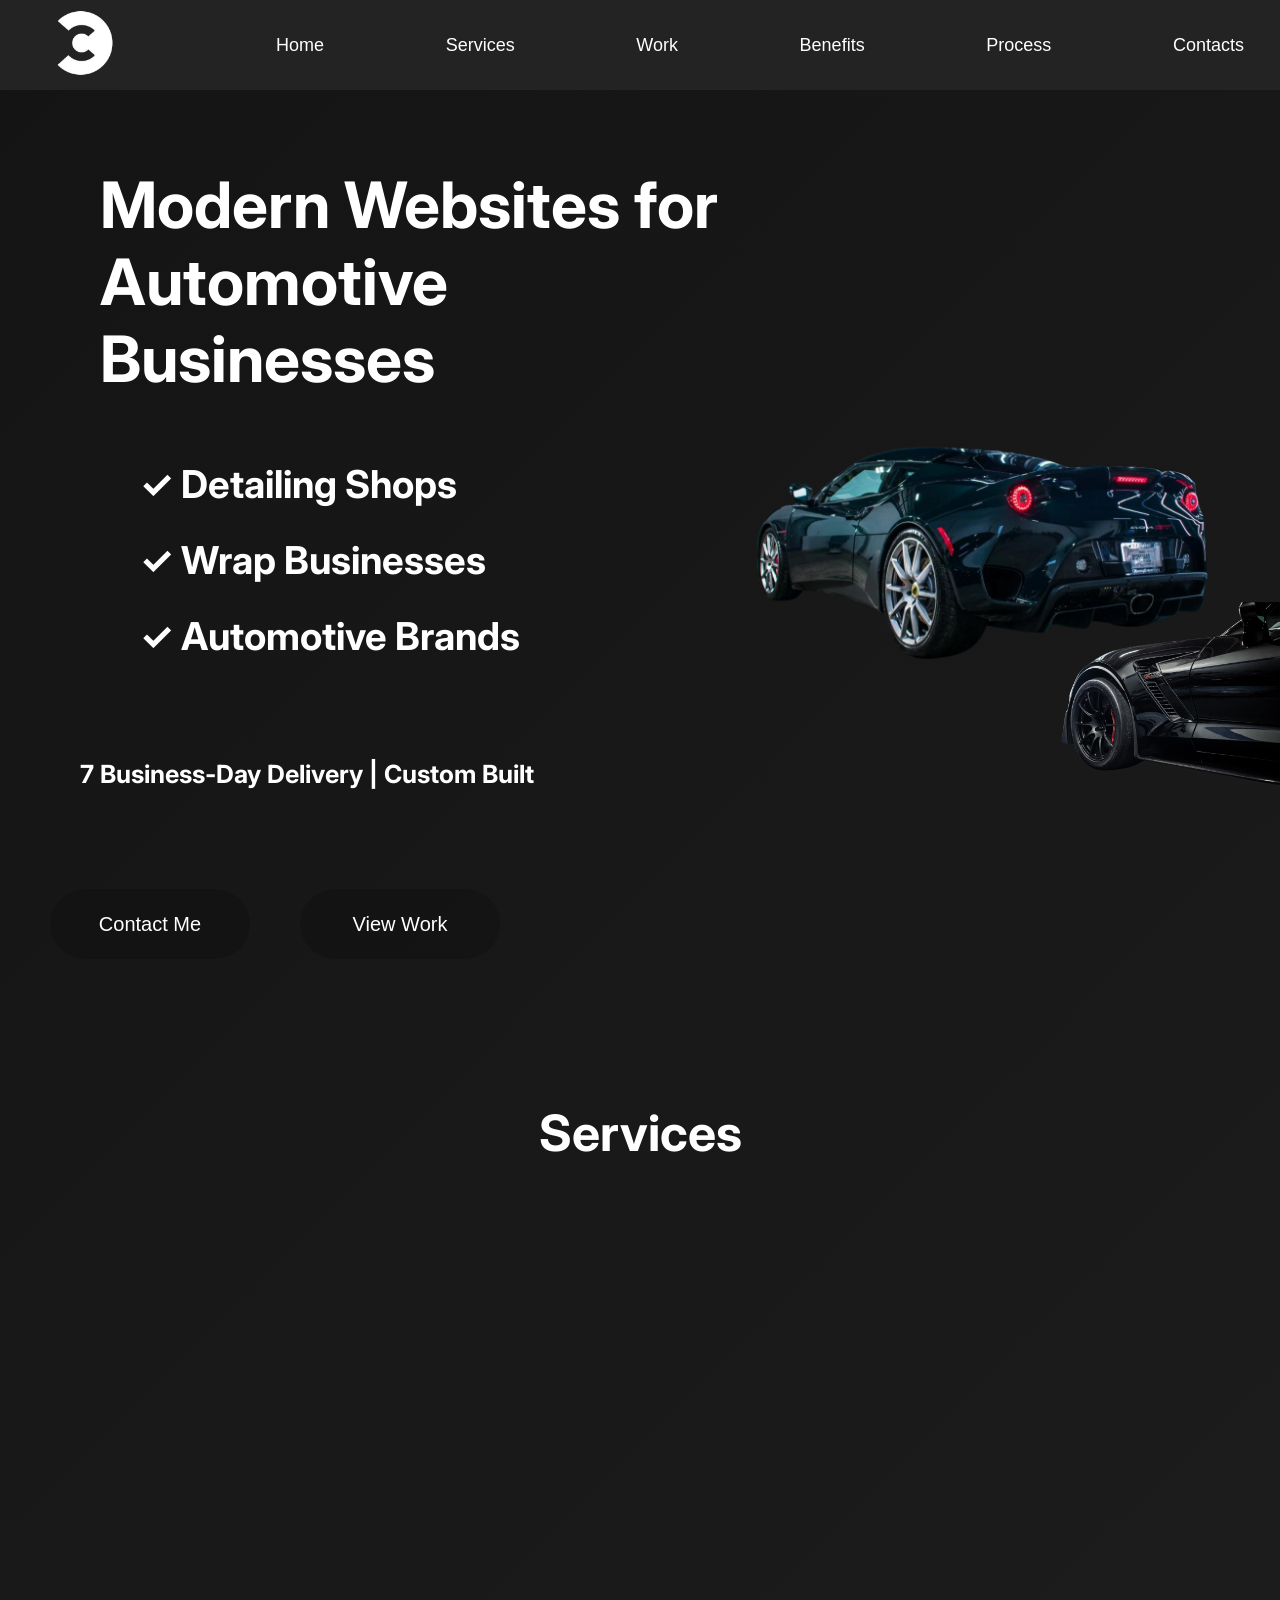
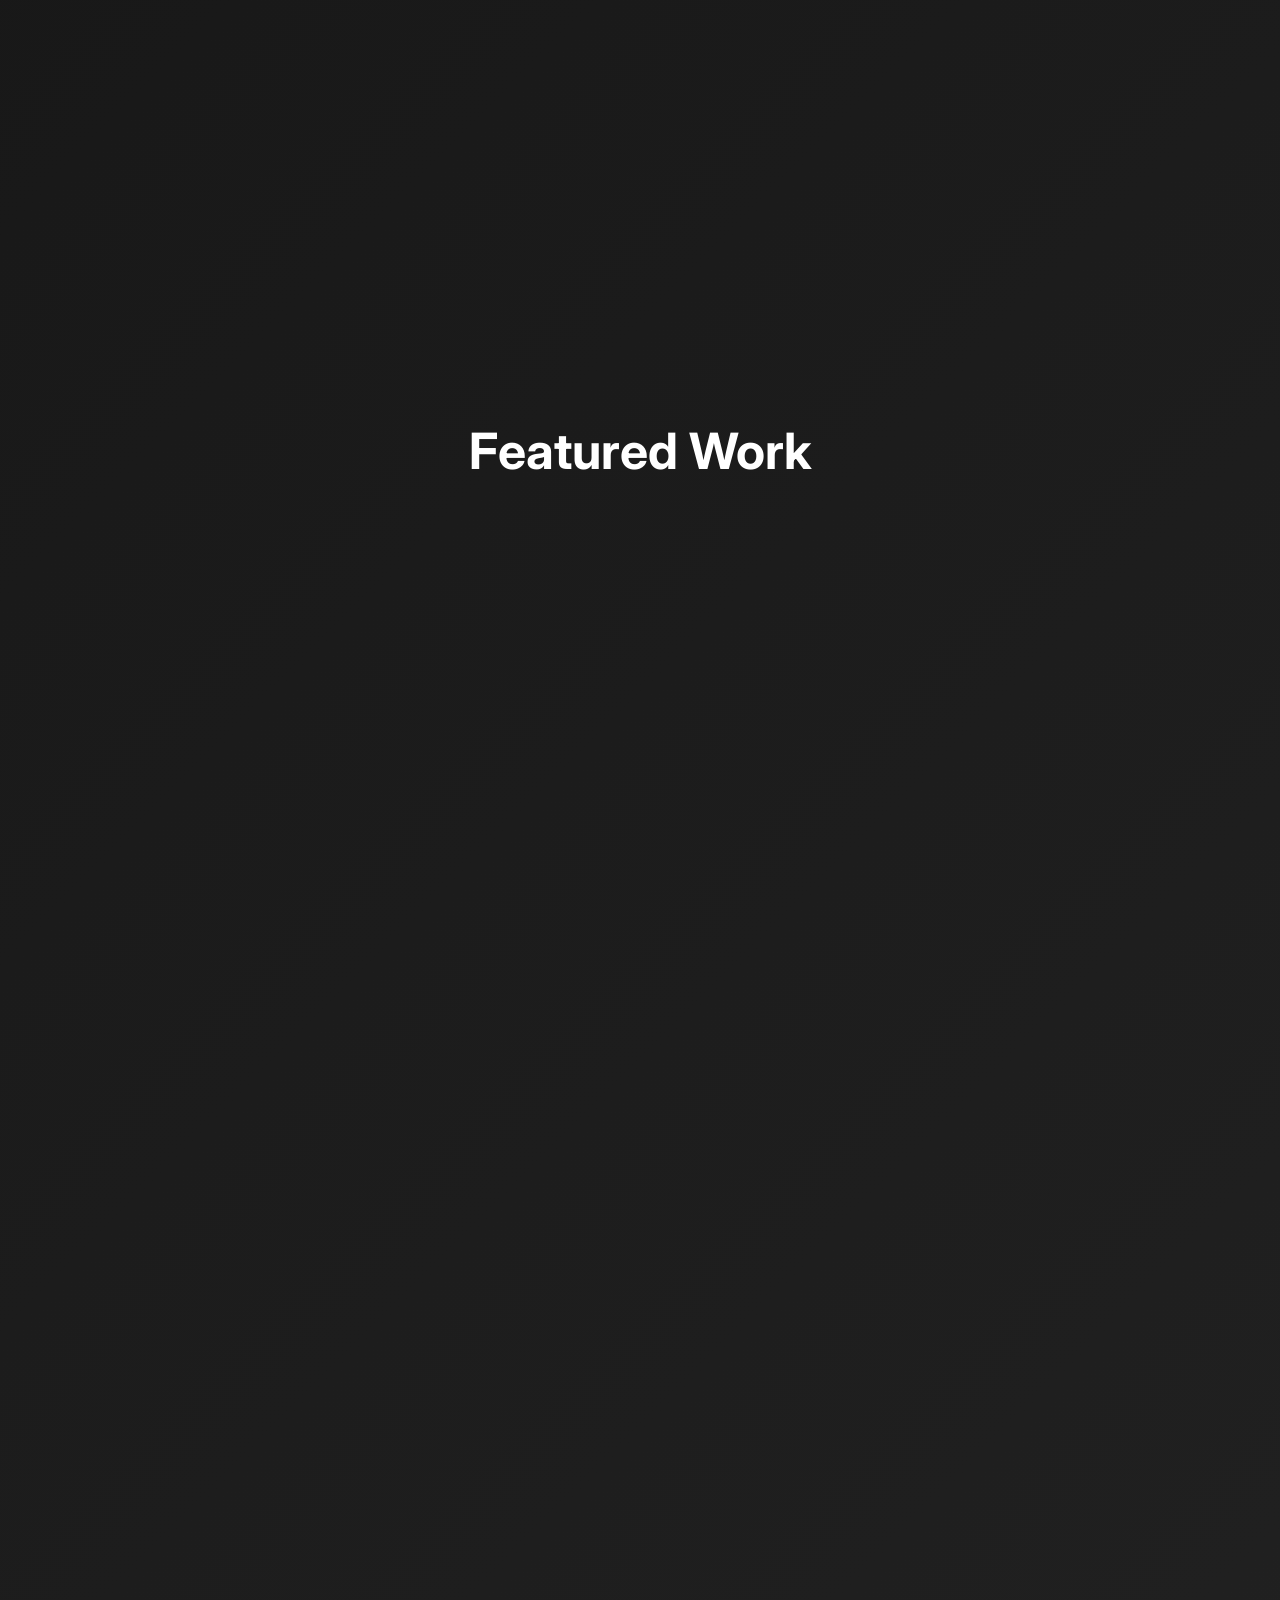
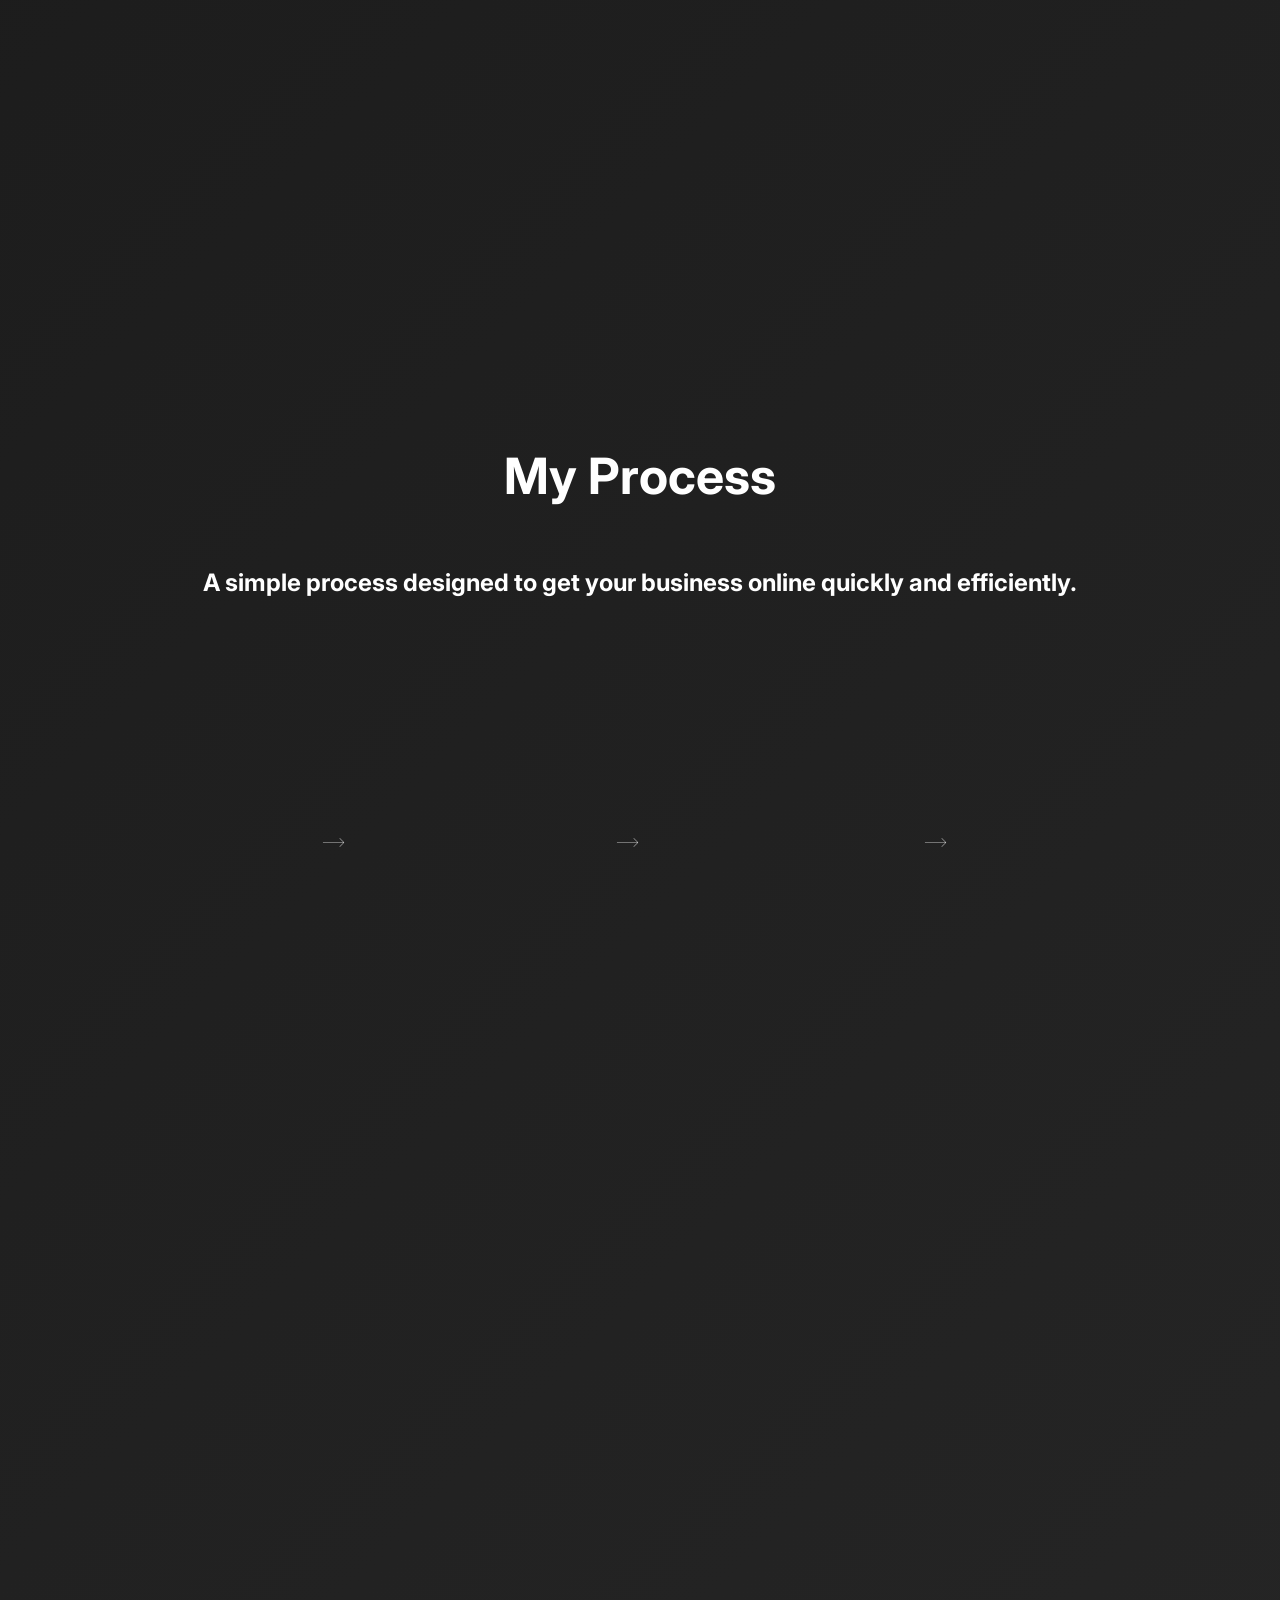
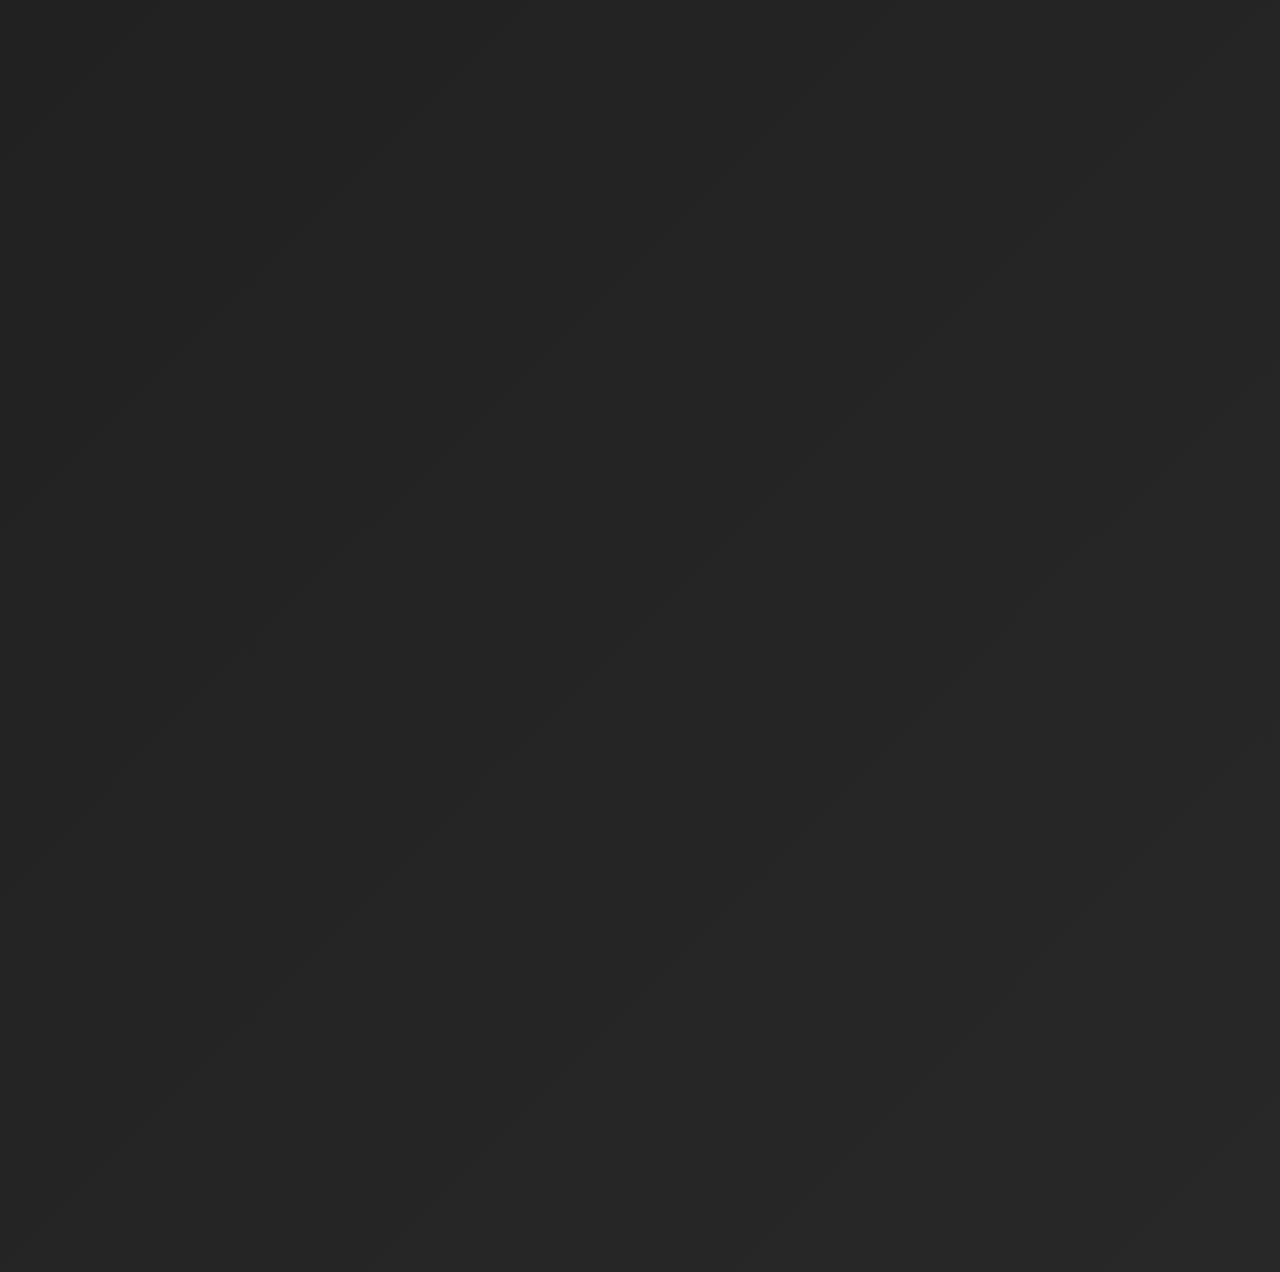
<file: index.html>
<!DOCTYPE html>
<html>
    <head>
        <meta charset="UTF-8">
        <meta name="viewport" content="width=device-width, initial-scale=1.0">
        <meta name="description" content="Cyrus Web Design">
       <link rel="stylesheet" href="styles/home.css">
         <link rel="stylesheet" href="styles/services.css">
        <link rel="stylesheet" href="styles/work.css">
        <link rel="stylesheet" href="styles/benefits.css">
        <link rel="stylesheet" href="styles/process.css">
        <link rel="stylesheet" href="styles/contact.css">
        <link rel="preconnect" href="https://fonts.googleapis.com">
<link rel="preconnect" href="https://fonts.gstatic.com" crossorigin>
<link href="https://fonts.googleapis.com/css2?family=Inter:ital,opsz,wght@0,14..32,100..900;1,14..32,100..900&display=swap" rel="stylesheet">
        <title>Cyrus Web Design</title>
        <link rel="icon" href="images/360_F_356021129_xu10B4UK64NAxI17YyXq3MRiKIV0R93E - Edited.png">
    </head>
    <body>
        <header class="header-div">
            <div class="logo-div">
                <img src="images/width-576.png" class="logo-image">
            </div>
            <nav class="navigation">
                <a href="#Home"><button class="Home-button">Home</button></a>
                <a href="#services"><button class="services-button">Services</button></a>
                <a href="#work"><button class="work-button">Work</button></a>
                <a href="#benefits"><button class="benefits-button">Benefits</button></a>
                <a href="#process"><button class="process-button">Process</button></a>
                <a href="#contact"><button class="contact-button">Contacts</button></a>
            </nav>
        </header>
        <main class="main-div">
            <section id="Home" class="home-section">
                
                <div class="home-main-sect">
                     <div class="home-text-div">
                    <p class="home-text-title">Modern Websites for Automotive Businesses</p>
                    <ul class="home-text-bullet">
                        <li>✓ Detailing Shops</li>
                        <li>✓ Wrap Businesses</li>
                        <li>✓ Automotive Brands</li>
                    </ul>
                    <p class="delivery-info-text">7 Business-Day Delivery | Custom Built</p>
                </div>
                <div class="hero-image-div">
                    <img src="images/width-1024.png" class="hero-image-1">
                    <img src="images/width-1600.png" class="hero-image-2">
                </div>
                </div>
                   <div class="home-buttons-div">
                    <a href="#contact">
                        <button class="contact-me-button">
                        Contact Me
                        </button>
                    </a>
                  
                    <a href="#work"><button class="contact-me-button view-work-button">View Work</button></a>
                </div>
            </section>

            <section id="services">
                <div class="services-header-div">
                    <h1 class="services-header">Services</h1>
                </div>
                <div class="service-list-div">
                    <div class="service-list hidden" >
                        <div class="service-image-div">
                            <img src="images/laptop-minimal-check-3.png" class="service-images">
                        </div>
                        <p class="service-list-title">Custom Web Design</p>
                        <ul class="services-bullet">
                        <li class="service-list-text">✓ Modern User Interface </li>
                        <li class="service-list-text">✓ Mobile-Friendly Layouts</li>
                        <li class="service-list-text">✓ Built Around Your Brand</li>
                        </ul>
                      
                    </div>
                    <div class="service-list hidden" >
                        <div class="service-image-div">
                            <img src="images/pencil-line.png" class="service-images">
                        </div>
                       
                        <p class="service-list-title">Web Redesign</p>
                        <ul class="services-bullet">
                            <li class="service-list-text">✓ Modernized Website</li>
                            <li class="service-list-text">✓ Cleaner Layouts</li>
                            <li class="service-list-text">✓ Better First Impressions</li>
                        </ul>
                       
                    </div>
                    <div class="service-list hidden">
                        <div class="service-image-div">
                            <img src="images/zap.png" class="service-images">
                        </div>
                        
                        <p class="service-list-title">Performance Optimization</p>
                         <ul class="services-bullet">
                             <li class="service-list-text">✓ Better User Experience</li>
                             <li class="service-list-text">✓ Clean Structure</li>
                             <li class="service-list-text">✓ Fast Navigation</li>
                        </ul>
                       
                    </div>
                    
                </div>
            </section>

            <section id="work">
                <div class="work-header-div">
                    <h1 class="work-header-text">Featured Work</h1>
                </div>
                <div class="demo-project-outer-div hidden" >
                    <div class="demo-project-inner-div">
                        <p class="demo-project-text">Auto Detailing Website</p>
                        <div class="demo-project-image-div">
                            <img src="images/detailing-site-ss.png" class="demo-project-image">
                        </div>
                        <div class="demo-project-button-div">
                            <a href="./auto-detailing-website/detailing.html">
                                 <button class="demo-project-button">
                                View Website
                            </button>
                            </a>
                        </div>
                    </div>
                     <div class="demo-project-inner-div">
                        <p class="demo-project-text">Wrap Shop Website</p>
                        <div class="demo-project-image-div">
                            <img src="images/wrap-shop-ss.png" class="demo-project-image">
                        </div>
                        <div class="demo-project-button-div">
                            <a href="./wrap-shop-website/wrap.html">
                                 <button class="demo-project-button">
                                View Website
                            </button>
                            </a>
                        </div>
                    </div>

                    
                </div>
            </section>
            <section id="benefits" class="benefits-section hidden">
                <div class="benefits-header-div">
                    <h1 class="benefits-header-text">Why choose Cyrus Web Design</h1>
                </div>
                <div class="benefits-div">
                    <div class="benefits-inner-div">
                      <h2 class="benefit-title">Modern Design</h2>
                        <h3 class="benefit-text">A modern website helps create a strong first impression and builds trust with potential customers. Clean layouts, professional visuals, and intuitive navigation work together to provide a polished user experience.</h3>
                    </div>
                 <div class="benefits-inner-div">
                    <h2 class="benefit-title">Custom Built</h2>
                <h3 class="benefit-text">Every website is designed around your business, services, and goals rather than using a generic template. This allows your brand to stand out while creating a website that reflects what makes your business unique.</h3>
                 </div>
                  <div class="benefits-inner-div">
                    <h2 class="benefit-title">Responsive Support</h2>
                <h3 class="benefit-text">You'll work directly with the developer throughout the project to discuss ideas, provide feedback, and request changes when needed. This ensures clear communication, faster responses, and a smoother development process from start to finish.</h3>
                  </div>
                
                </div>
            </section>
            <section id="process">
                <div class="process-header-div">
                    <h1 class="process-header-text">My Process</h1>
                    <h2 class="process-subheader-text">A simple process designed to get your business online quickly and efficiently.</h2>
                </div>
                <div class="process-outer-div">
                    <div class="process-inner-div hidden" >
                        <p class="process-title">Consultation</p>
                        <p class="process-text">We discuss your business, services, goals, and the type of website that best fits your needs. This can be done through a phone call, email, or text conversation.</p>
                    </div>
                    <div class="process-arrow-div">
                        <img src="images/move-right.png" class="process-arrow">
                    </div>
                    <div class="process-inner-div hidden">
                         <p class="process-title">Planning & Design</p>
                         <p class="process-text">A custom layout is created based on your brand and the information you provide. You'll have the opportunity to review the design before development begins.</p>
                    </div>
                       <div class="process-arrow-div">
                        <img src="images/move-right.png" class="process-arrow">
                    </div>
                    <div class="process-inner-div hidden">
                         <p class="process-title">Development</p>
                         <p class="process-text">Your website is built with a focus on modern design, responsiveness, and user experience. Progress updates are provided throughout the project to keep you informed.</p>
                    </div>
                    <div class="process-arrow-div">
                        <img src="images/move-right.png" class="process-arrow">
                    </div>
                    <div class="process-inner-div hidden">
                         <p class="process-title">Review & Launch</p>
                         <p class="process-text">Once the website is complete, you'll review the final version and request any necessary adjustments. After approval, your website is launched and ready for customers.</p>
                    </div>
                </div>
            </section>
            <section id="contact" class="hidden">
                <div class="contact-header-div">
                  <h1 class="contact-header">Lets Work Together</h1>
                  <h2 class="contact-subheader">Interested in upgrading your online presence? Let's discuss your project.</h2>
                </div>
                <div class="main-contact-div">
                     <form class="contact-form">
                        <h1>Contact Me</h1>
                        <input type="text" name="name" placeholder="Name" required class="form-input">
                        <input type="email" name="email" placeholder="Email" required class="form-input">
                        <input type="text" name="business" placeholder="Business Name" required class="form-input">
                        <textarea name="message" placeholder="Project Details" required class="form-input"></textarea>
                        <button class="submit-button" type="submit">Submit</button>
                      </form>
                       <div class="form-status-div">
                        <p class="form-status"></p>
                    </div>
                    <div class="simple-contact-div">
                         <a href="mailto:eli.cyrus00@gmail.com?subject=Website inquiry">
                        <button class="simple-contact-button">
                            Email Me
                        </button>
                    </a>
                    </div>  
                          
                    </div>
                  
                  
                </div>
            </section>
        </main>

        <script src="scripts/portfolio.js" type="module">

        </script>
        <script src="scripts/contact.js" type="module"></script>
    </body>
</html>
</file>
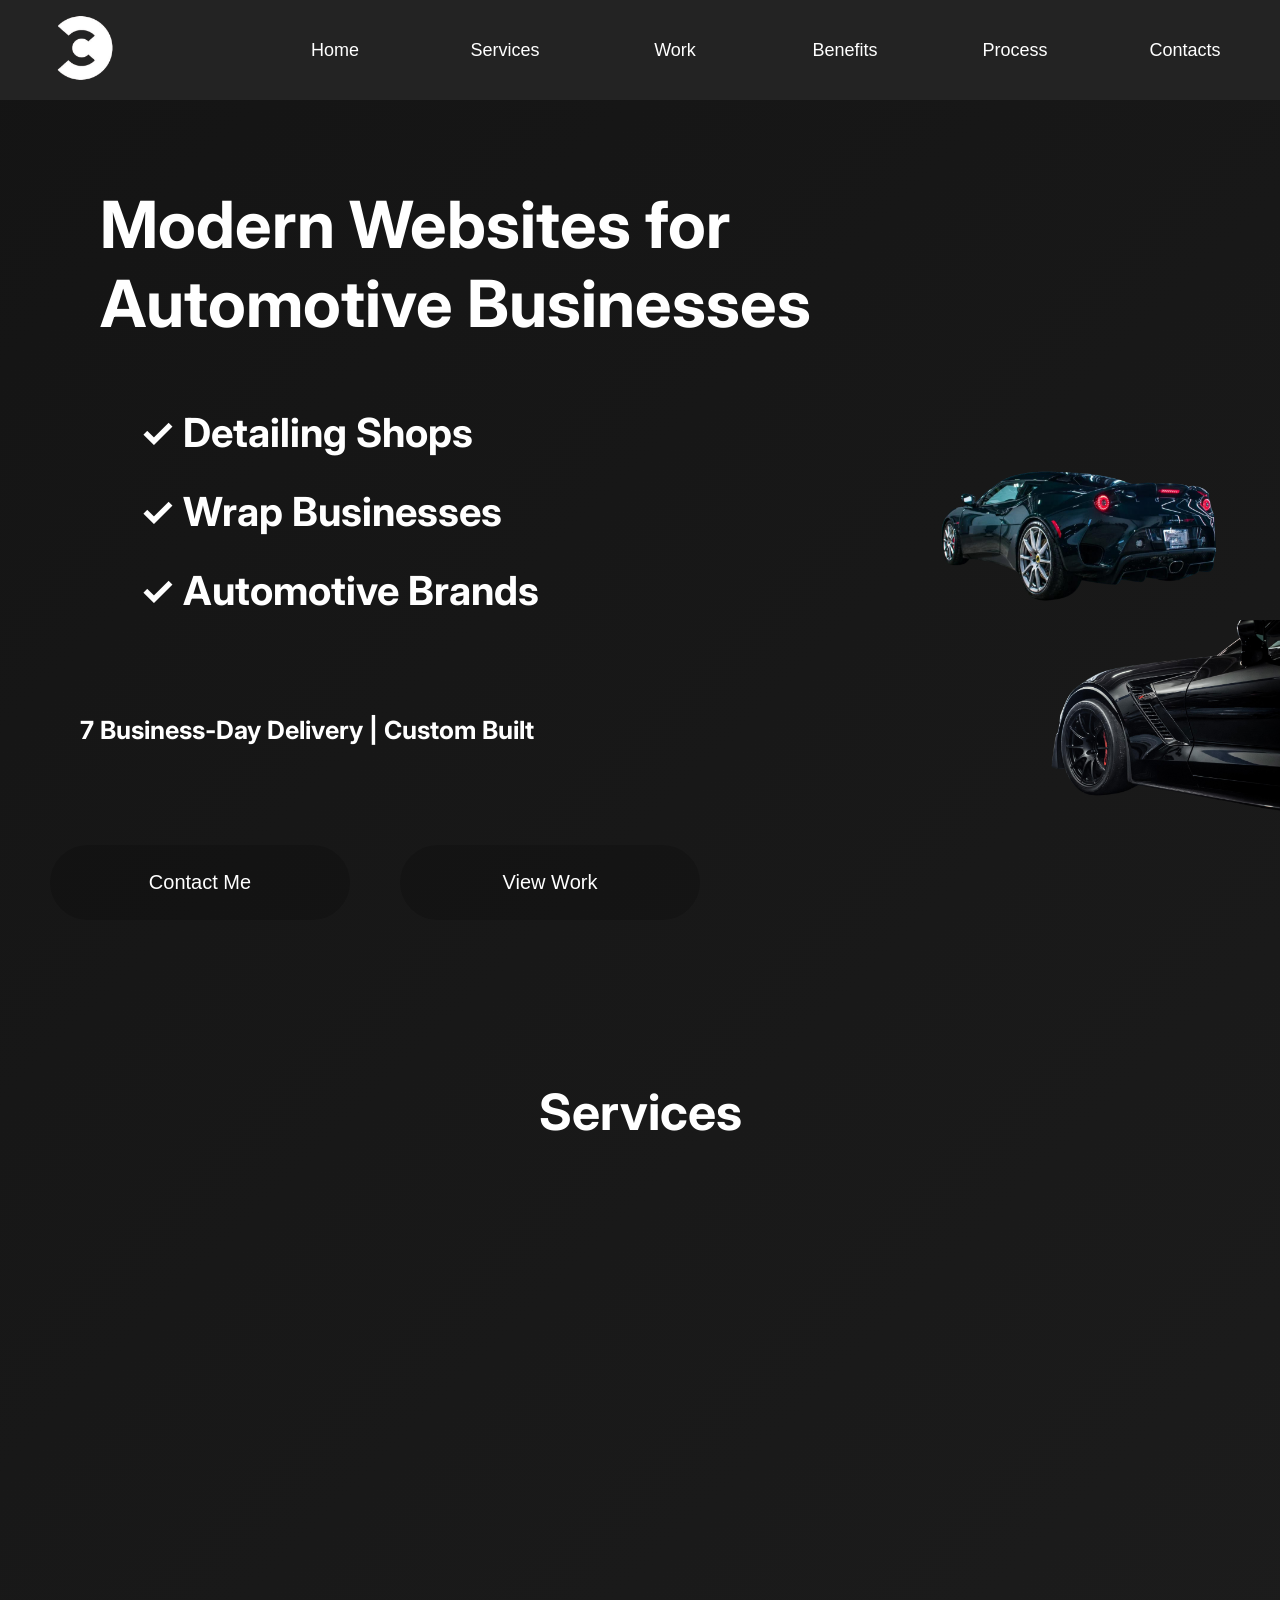
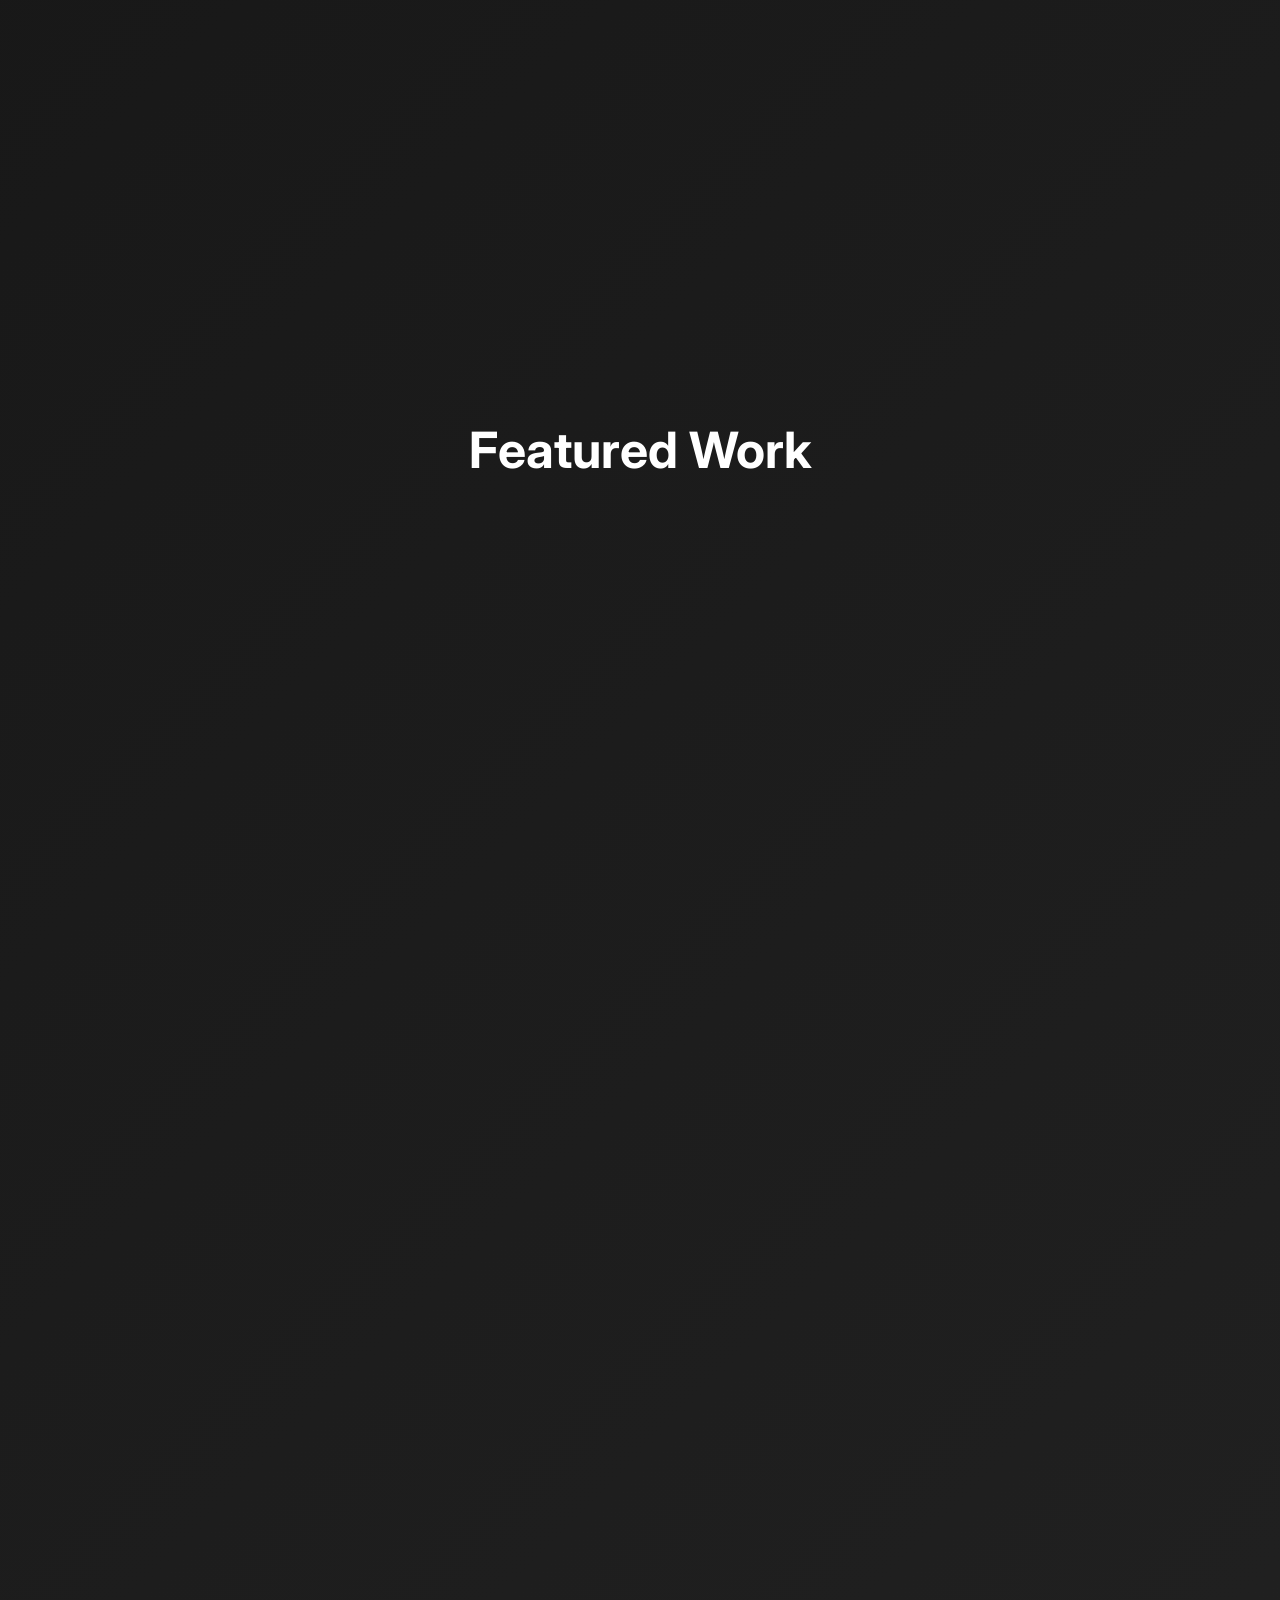
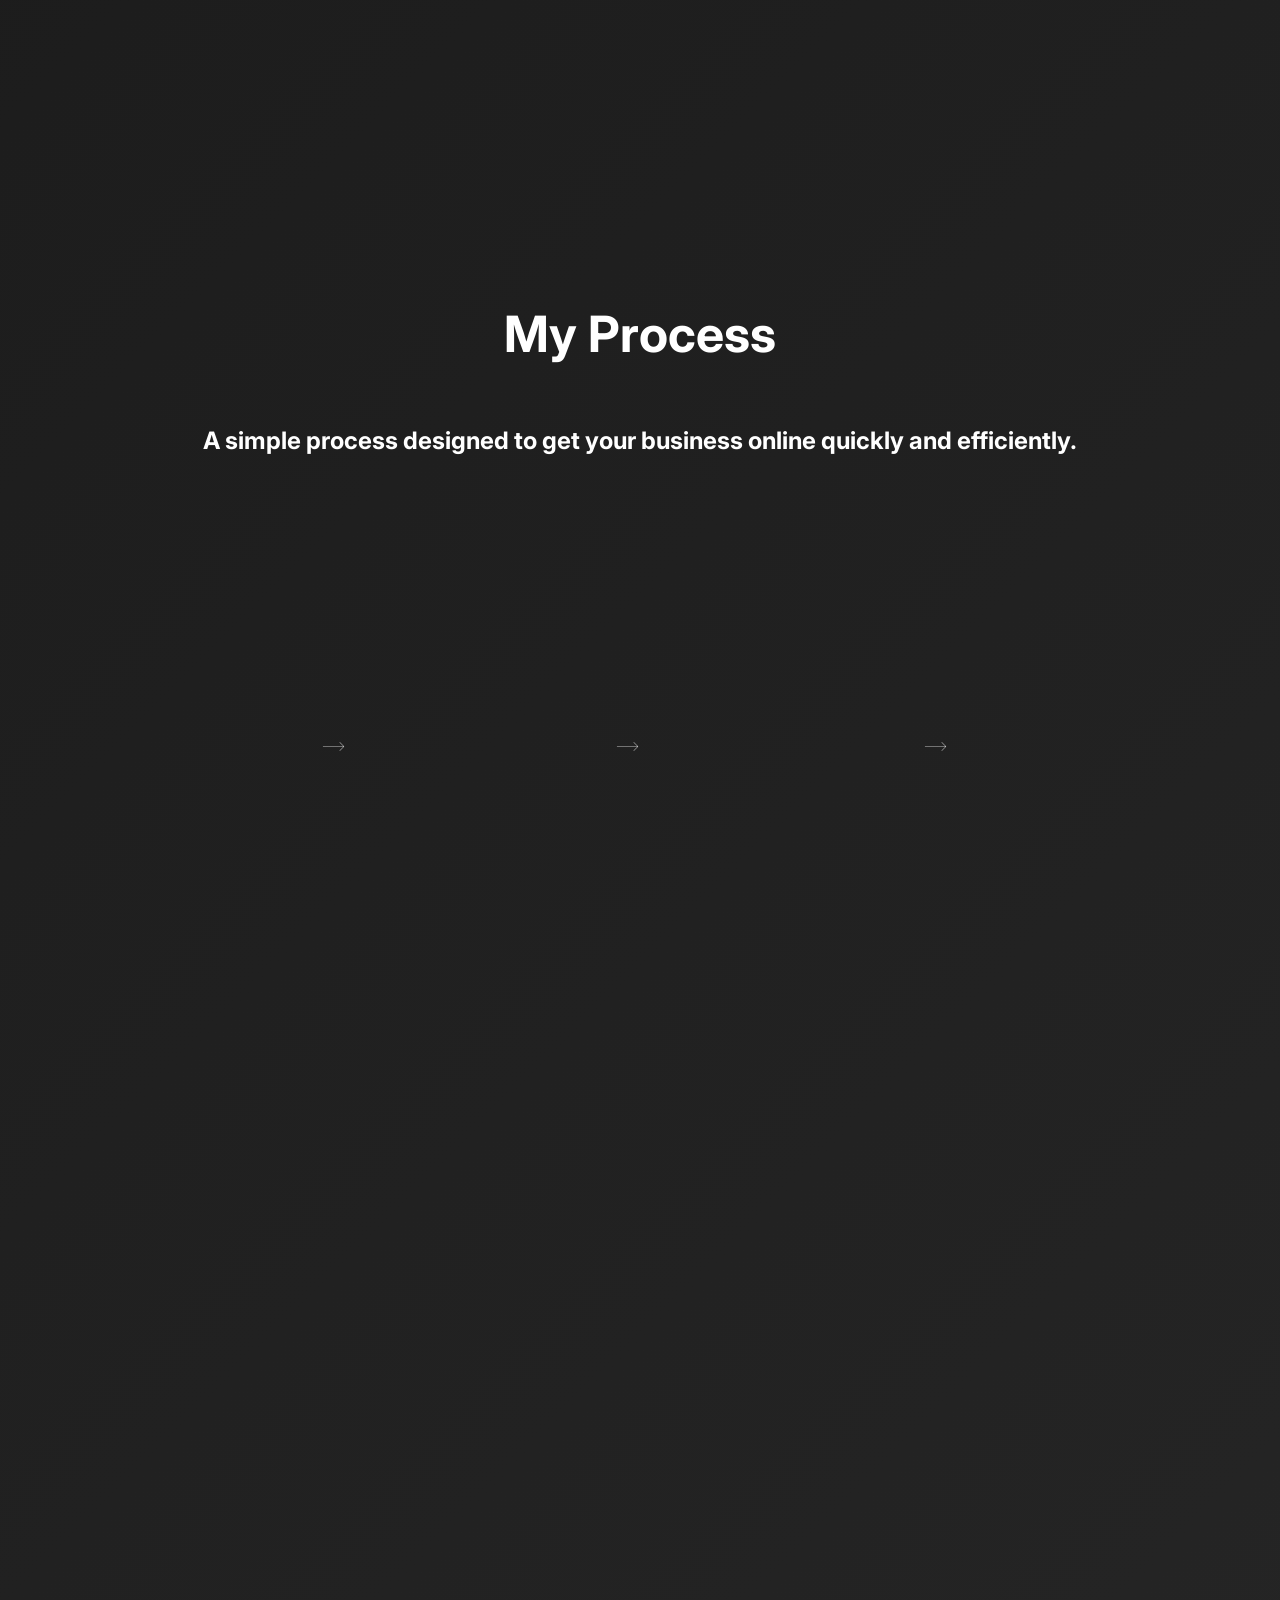
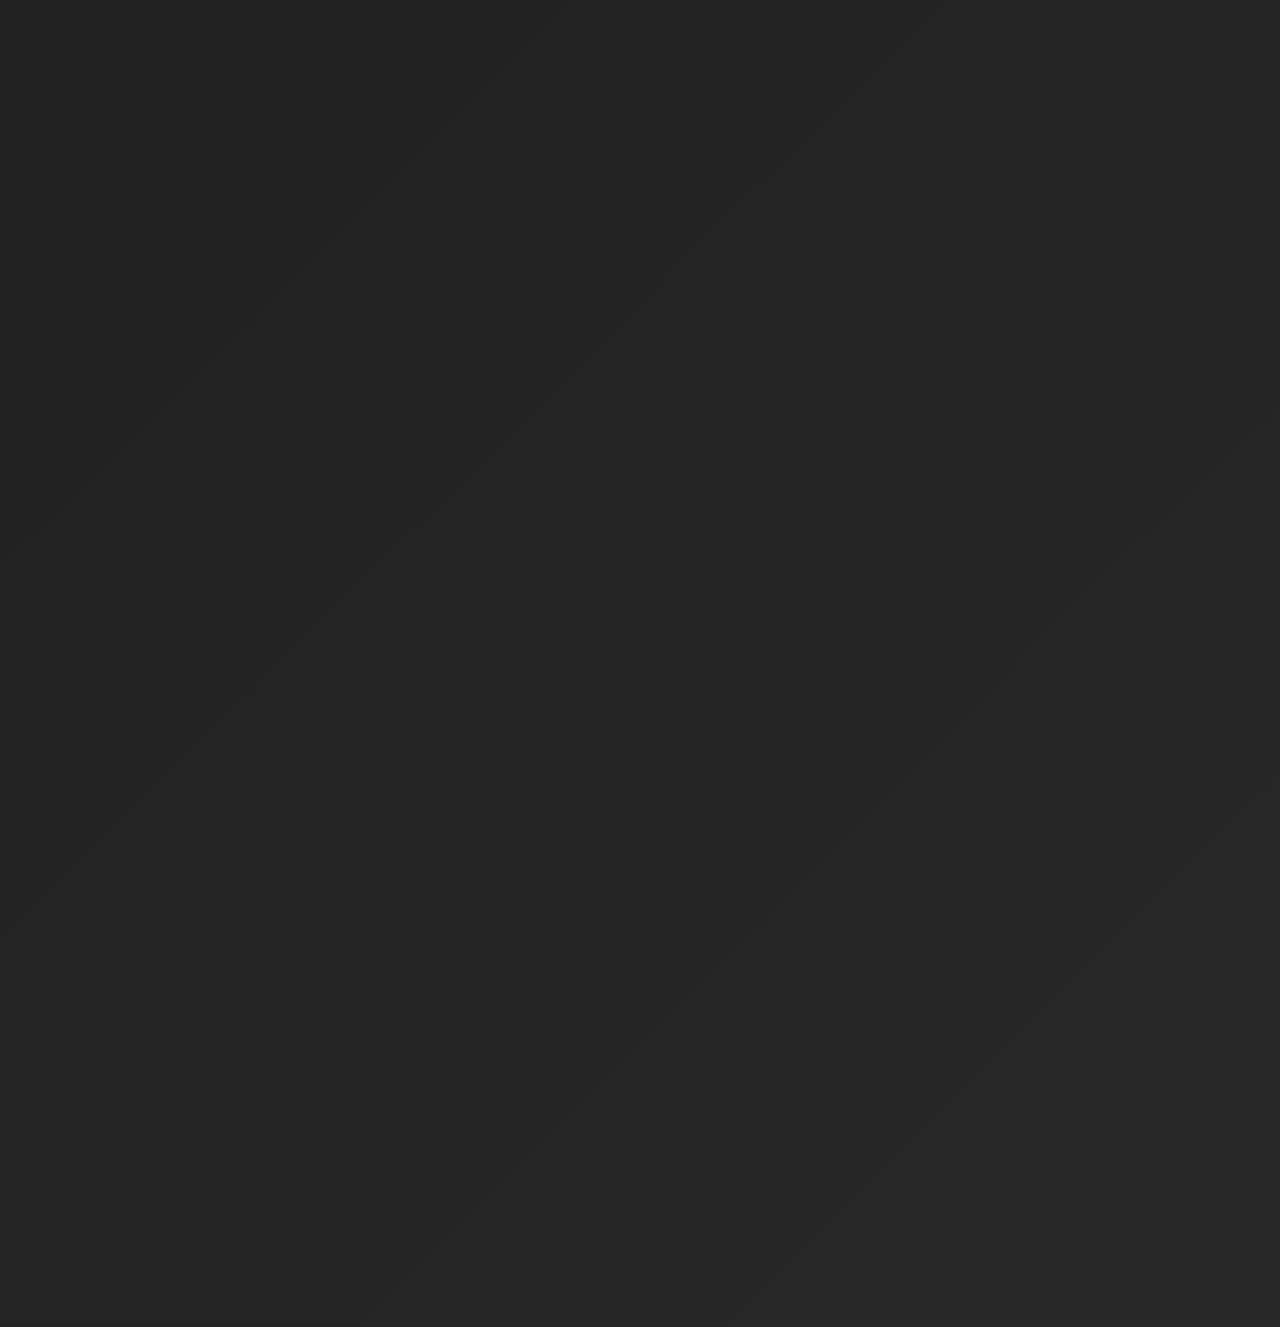
<file: Main website/index.html>
<!DOCTYPE html>
<html>
    <head>
       <link rel="stylesheet" href="styles/home.css">
         <link rel="stylesheet" href="styles/services.css">
        <link rel="stylesheet" href="styles/work.css">
        <link rel="stylesheet" href="styles/benefits.css">
        <link rel="stylesheet" href="styles/process.css">
        <link rel="stylesheet" href="styles/contact.css">
        <link rel="preconnect" href="https://fonts.googleapis.com">
<link rel="preconnect" href="https://fonts.gstatic.com" crossorigin>
<link href="https://fonts.googleapis.com/css2?family=Inter:ital,opsz,wght@0,14..32,100..900;1,14..32,100..900&display=swap" rel="stylesheet">
        <title>Cyrus Web Design</title>
    </head>
    <body>
        <header class="header-div">
            <div class="logo-div">
                <img src="images/width-576.png" class="logo-image">
            </div>
            <nav class="navigation">
                <a href="#Home"><button class="Home-button">Home</button></a>
                <a href="#services"><button class="services-button">Services</button></a>
                <a href="#work"><button class="work-button">Work</button></a>
                <a href="#benefits"><button class="benefits-button">Benefits</button></a>
                <a href="#process"><button class="process-button">Process</button></a>
                <a href="#contact"><button class="contact-button">Contacts</button></a>
            </nav>
        </header>
        <main class="main-div">
            <section id="Home" class="home-section">
                
                <div class="home-main-sect">
                     <div class="home-text-div">
                    <p class="home-text-title">Modern Websites for Automotive Businesses</p>
                    <ul class="home-text-bullet">
                        <li>✓ Detailing Shops</li>
                        <li>✓ Wrap Businesses</li>
                        <li>✓ Automotive Brands</li>
                    </ul>
                    <p class="delivery-info-text">7 Business-Day Delivery | Custom Built</p>
                </div>
                <div class="hero-image-div">
                    <img src="images/width-1024.png" class="hero-image-1">
                    <img src="images/width-1600.png" class="hero-image-2">
                </div>
                </div>
                   <div class="home-buttons-div">
                    <a href="#contact">
                        <button class="contact-me-button">
                        Contact Me
                        </button>
                    </a>
                  
                    <a href="#work"><button>View Work</button></a>
                </div>
            </section>

            <section id="services">
                <div class="services-header-div">
                    <h1 class="services-header">Services</h1>
                </div>
                <div class="service-list-div">
                    <div class="service-list hidden" >
                        <div class="service-image-div">
                            <img src="images/laptop-minimal-check-3.png" class="service-images">
                        </div>
                        <p class="service-list-title">Custom Web Design</p>
                        <ul class="services-bullet">
                        <li class="service-list-text">✓ Modern User Interface </li>
                        <li class="service-list-text">✓ Mobile-Friendly Layouts</li>
                        <li class="service-list-text">✓ Built Around Your Brand</li>
                        </ul>
                      
                    </div>
                    <div class="service-list hidden" >
                        <div class="service-image-div">
                            <img src="images/pencil-line.png" class="service-images">
                        </div>
                       
                        <p class="service-list-title">Web Redesign</p>
                        <ul class="services-bullet">
                            <li class="service-list-text">✓ Modernized Website</li>
                            <li class="service-list-text">✓ Cleaner Layouts</li>
                            <li class="service-list-text">✓ Better First Impressions</li>
                        </ul>
                       
                    </div>
                    <div class="service-list hidden">
                        <div class="service-image-div">
                            <img src="images/zap.png" class="service-images">
                        </div>
                        
                        <p class="service-list-title">Performance Optimization</p>
                         <ul class="services-bullet">
                             <li class="service-list-text">✓ Better User Experience</li>
                             <li class="service-list-text">✓ Clean Structure</li>
                             <li class="service-list-text">✓ Fast Navigation</li>
                        </ul>
                       
                    </div>
                    
                </div>
            </section>

            <section id="work">
                <div class="work-header-div">
                    <h1 class="work-header-text">Featured Work</h1>
                </div>
                <div class="demo-project-outer-div hidden" >
                    <div class="demo-project-inner-div">
                        <p class="demo-project-text">Auto Detailing Website</p>
                        <div class="demo-project-image-div">
                            <img src="images/detailing-site-ss.png" class="demo-project-image">
                        </div>
                        <div class="demo-project-button-div">
                            <a href="../auto-detaling-website/detailing.html">
                                 <button class="demo-project-button">
                                View Website
                            </button>
                            </a>
                        </div>
                    </div>
                     <div class="demo-project-inner-div">
                        <p class="demo-project-text">Wrap Shop Website</p>
                        <div class="demo-project-image-div">
                            <img src="images/wrap-shop-ss.png" class="demo-project-image">
                        </div>
                        <div class="demo-project-button-div">
                            <a href="../wrap-shop-website/wrap.html">
                                 <button class="demo-project-button">
                                View Website
                            </button>
                            </a>
                        </div>
                    </div>

                    
                </div>
            </section>
            <section id="benefits" class="benefits-section hidden">
                <div class="benefits-header-div">
                    <h1 class="benefits-header-text">Why choose Cyrus Web Design</h1>
                </div>
                <div class="benefits-div">
                    <div class="benefits-inner-div">
                      <h2 class="benefit-title">Modern Design</h2>
                        <h3 class="benefit-text">A modern website helps create a strong first impression and builds trust with potential customers. Clean layouts, professional visuals, and intuitive navigation work together to provide a polished user experience.</h3>
                    </div>
                 <div class="benefits-inner-div">
                    <h2 class="benefit-title">Custom Built</h2>
                <h3 class="benefit-text">Every website is designed around your business, services, and goals rather than using a generic template. This allows your brand to stand out while creating a website that reflects what makes your business unique.</h3>
                 </div>
                  <div class="benefits-inner-div">
                    <h2 class="benefit-title">Responsive Support</h2>
                <h3 class="benefit-text">You'll work directly with the developer throughout the project to discuss ideas, provide feedback, and request changes when needed. This ensures clear communication, faster responses, and a smoother development process from start to finish.</h3>
                  </div>
                
                </div>
            </section>
            <section id="process">
                <div class="process-header-div">
                    <h1 class="process-header-text">My Process</h1>
                    <h2 class="process-subheader-text">A simple process designed to get your business online quickly and efficiently.</h2>
                </div>
                <div class="process-outer-div">
                    <div class="process-inner-div hidden" >
                        <p class="process-title">Consultation</p>
                        <p class="process-text">We discuss your business, services, goals, and the type of website that best fits your needs. This can be done through a phone call, email, or text conversation.</p>
                    </div>
                    <div class="process-arrow-div">
                        <img src="images/move-right.png" class="process-arrow">
                    </div>
                    <div class="process-inner-div hidden">
                         <p class="process-title">Planning & Design</p>
                         <p class="process-text">A custom layout is created based on your brand and the information you provide. You'll have the opportunity to review the design before development begins.</p>
                    </div>
                       <div class="process-arrow-div">
                        <img src="images/move-right.png" class="process-arrow">
                    </div>
                    <div class="process-inner-div hidden">
                         <p class="process-title">Development</p>
                         <p class="process-text">Your website is built with a focus on modern design, responsiveness, and user experience. Progress updates are provided throughout the project to keep you informed.</p>
                    </div>
                    <div class="process-arrow-div">
                        <img src="images/move-right.png" class="process-arrow">
                    </div>
                    <div class="process-inner-div hidden">
                         <p class="process-title">Review & Launch</p>
                         <p class="process-text">Once the website is complete, you'll review the final version and request any necessary adjustments. After approval, your website is launched and ready for customers.</p>
                    </div>
                </div>
            </section>
            <section id="contact" class="hidden">
                <div class="contact-header-div">
                  <h1 class="contact-header">Lets Work Together</h1>
                  <h2 class="contact-subheader">Interested in upgrading your online presence? Let's discuss your project.</h2>
                </div>
                <div class="main-contact-div">
                     <form class="contact-form">
                        <h1>Contact Me</h1>
                        <input type="text" name="name" placeholder="Name" required class="form-input">
                        <input type="email" name="email" placeholder="Email" required class="form-input">
                        <input type="text" name="business" placeholder="Business Name" required class="form-input">
                        <textarea name="message" placeholder="Project Details" required class="form-input"></textarea>
                        <button class="submit-button" type="submit">Submit</button>
                      </form>
                       <div class="form-status-div">
                        <p class="form-status"></p>
                    </div>
                    <div class="simple-contact-div">
                         <a href="mailto:eli.cyrus00@gmail.com?subject=Website inquiry">
                        <button class="simple-contact-button">
                            Email Me
                        </button>
                    </a>
                    </div>  
                          
                    </div>
                  
                  
                </div>
            </section>
        </main>

        <script src="scripts/portfolio.js" type="module">

        </script>
        <script src="scripts/contact.js" type="module"></script>
    </body>
</html>
</file>
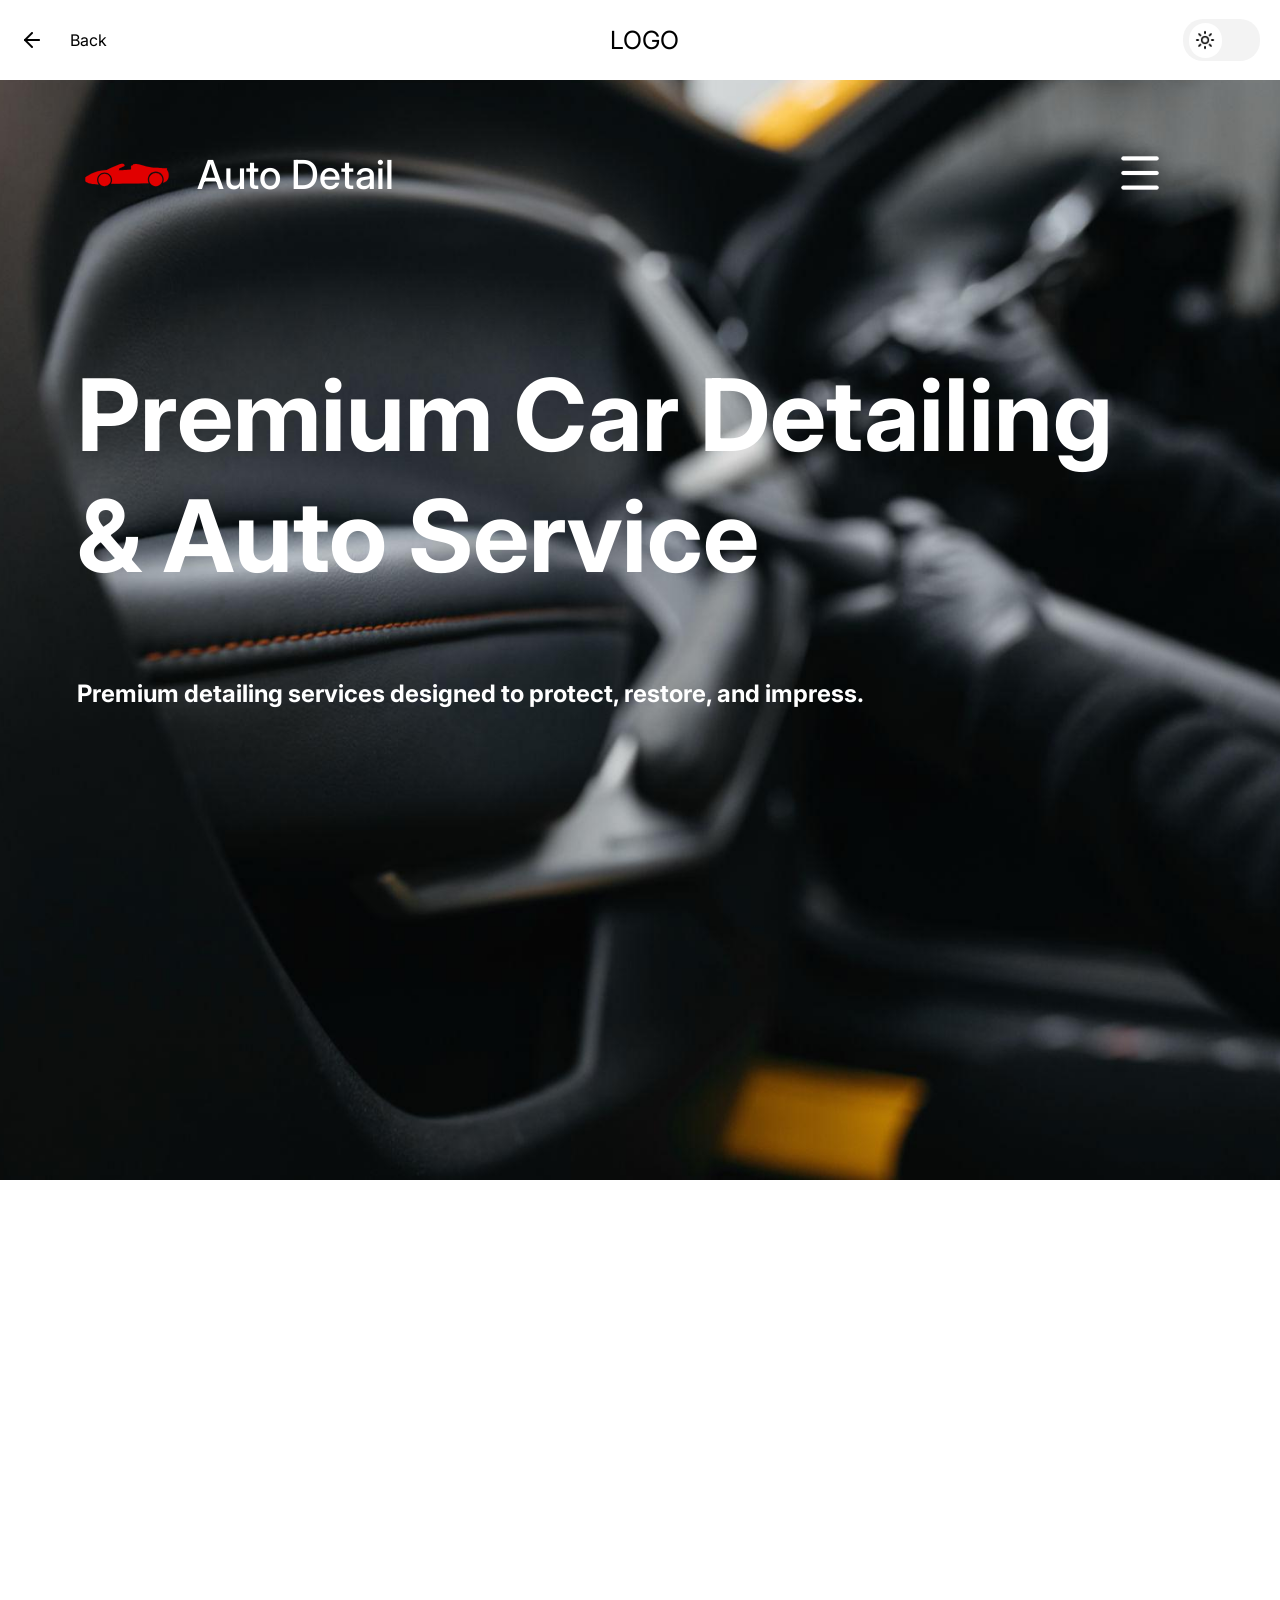
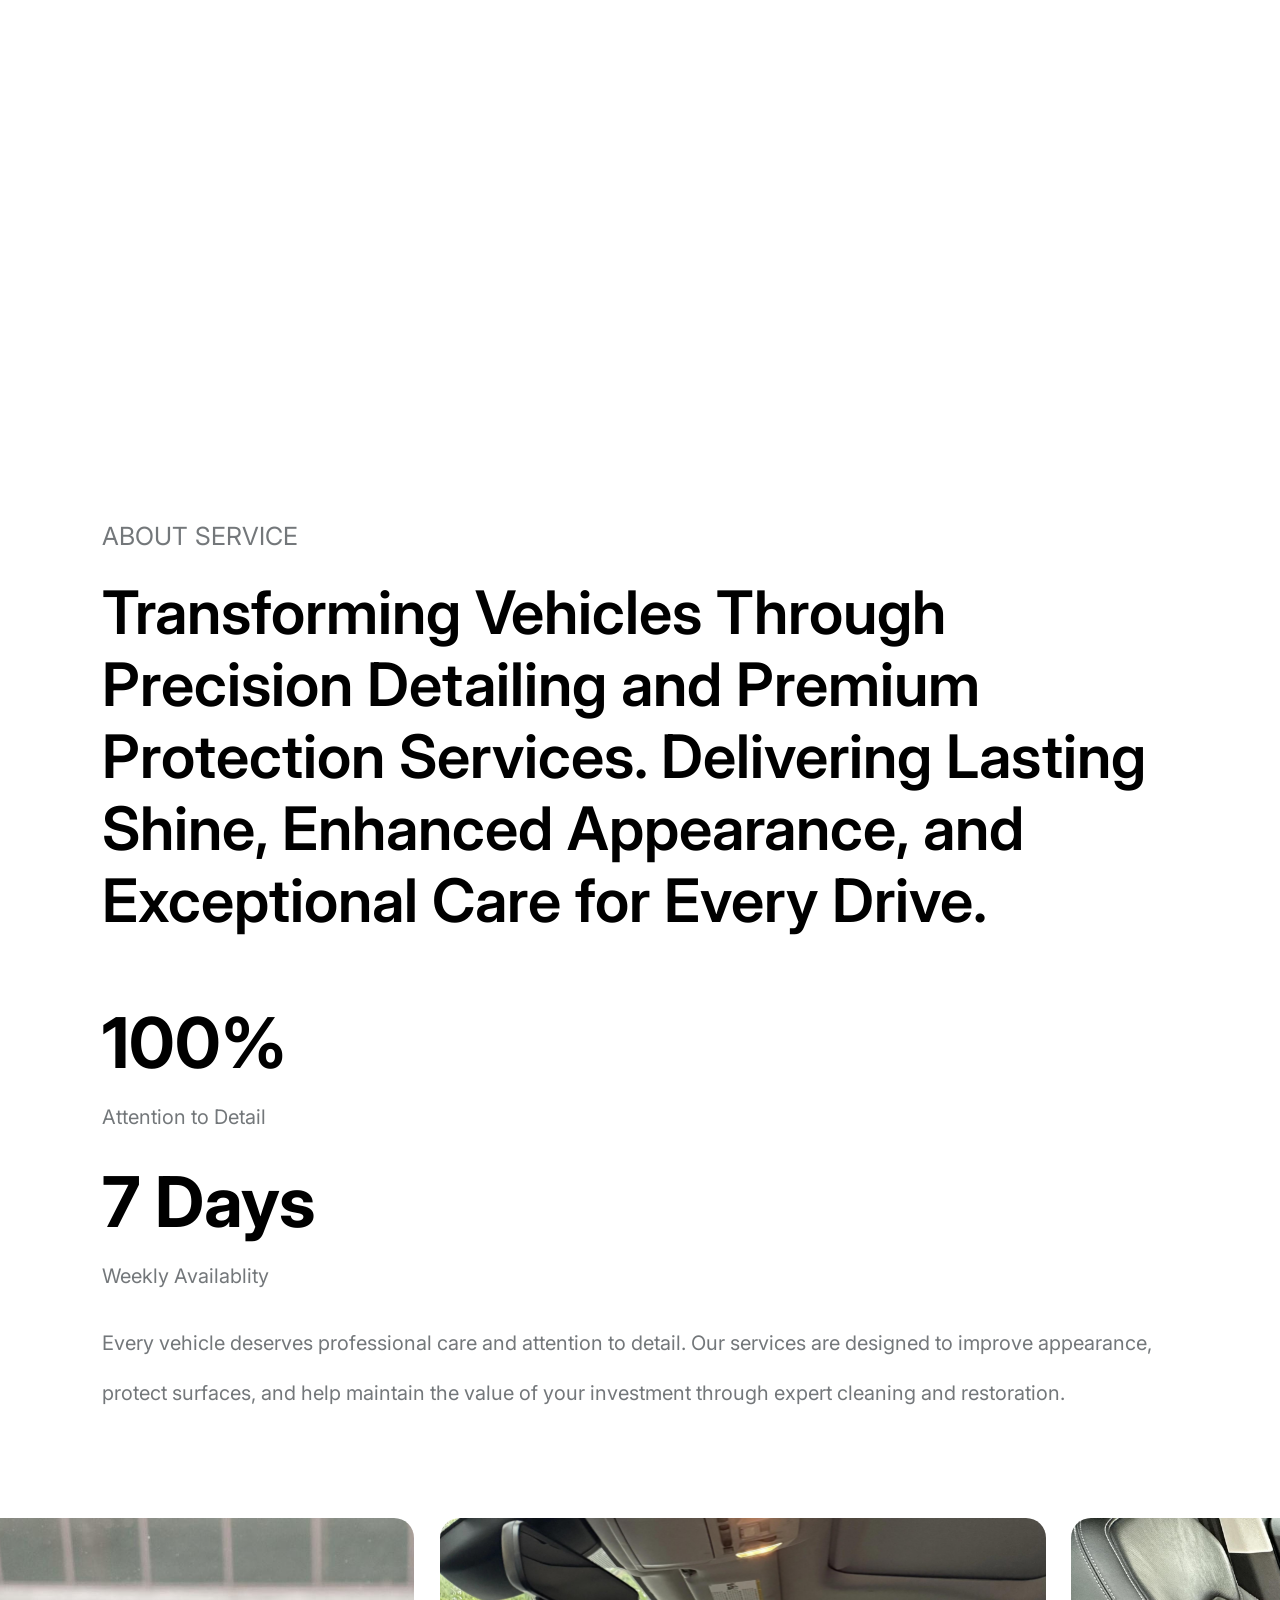
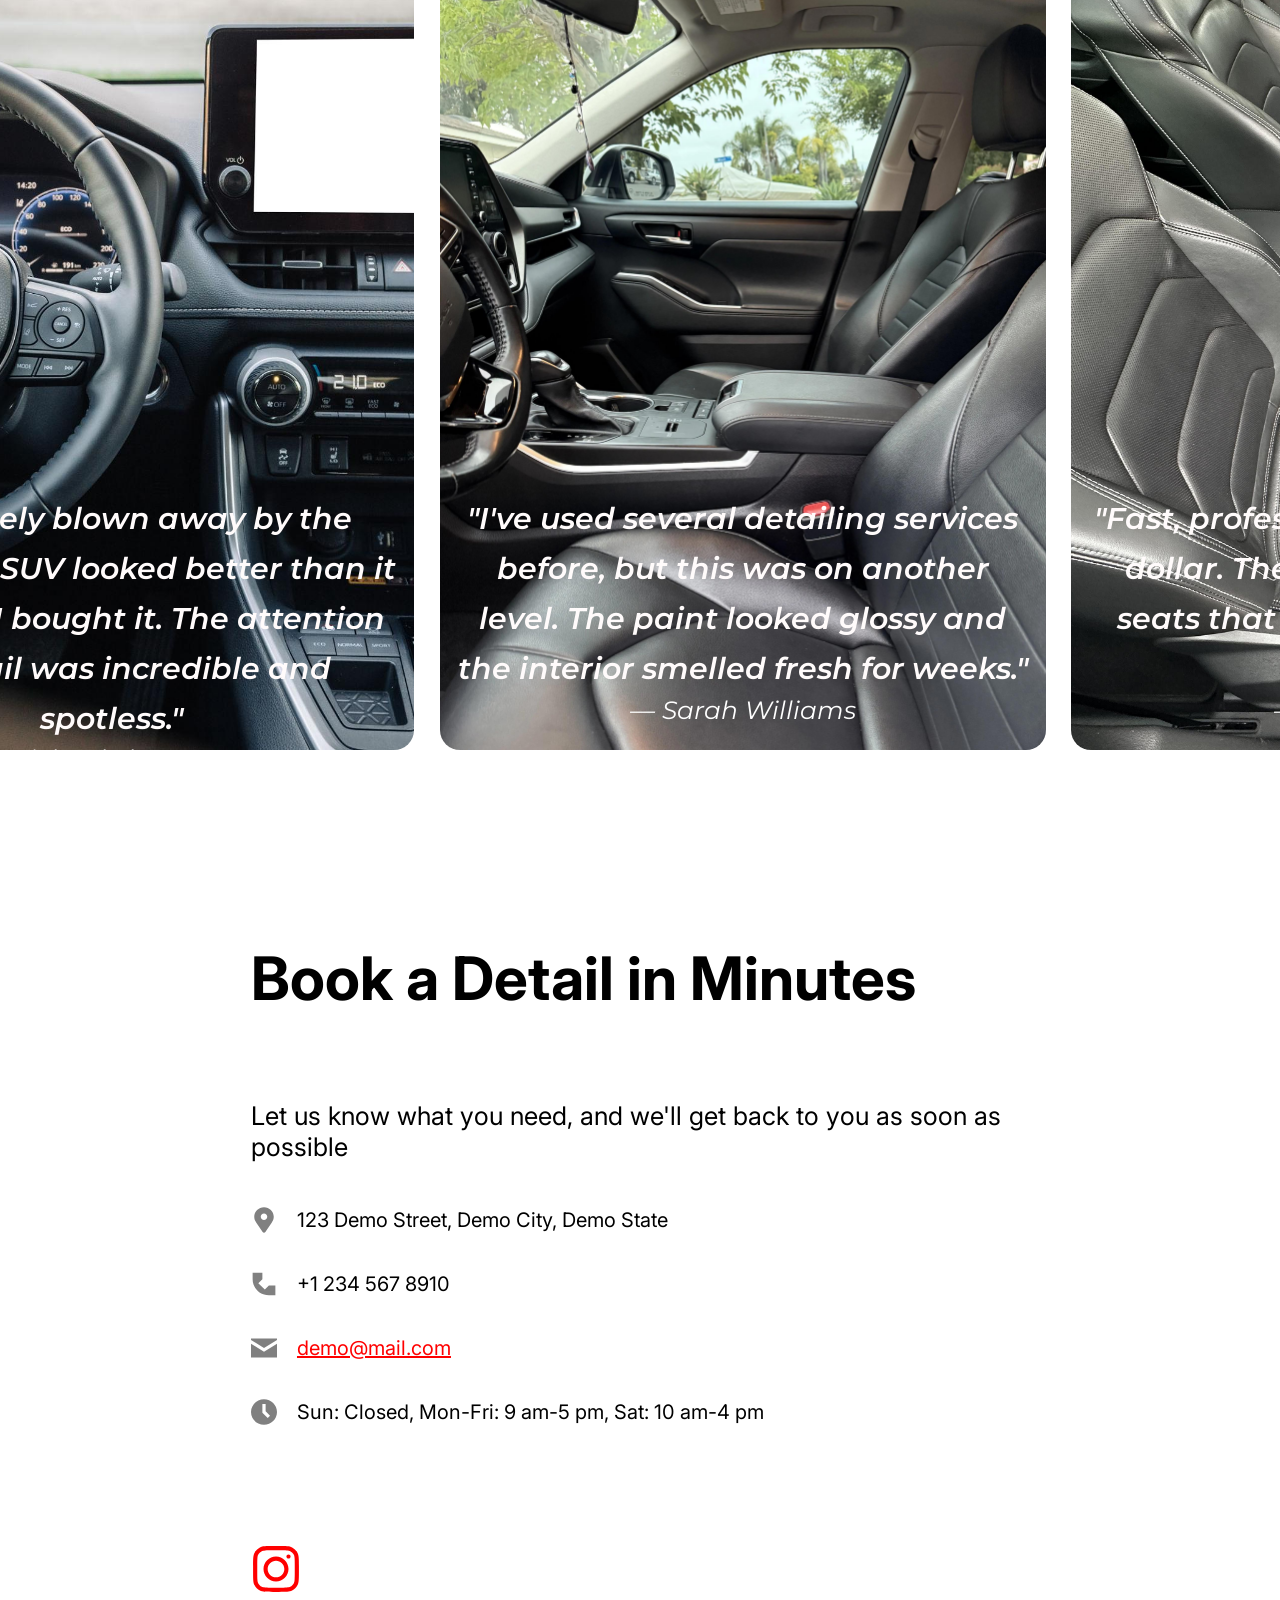
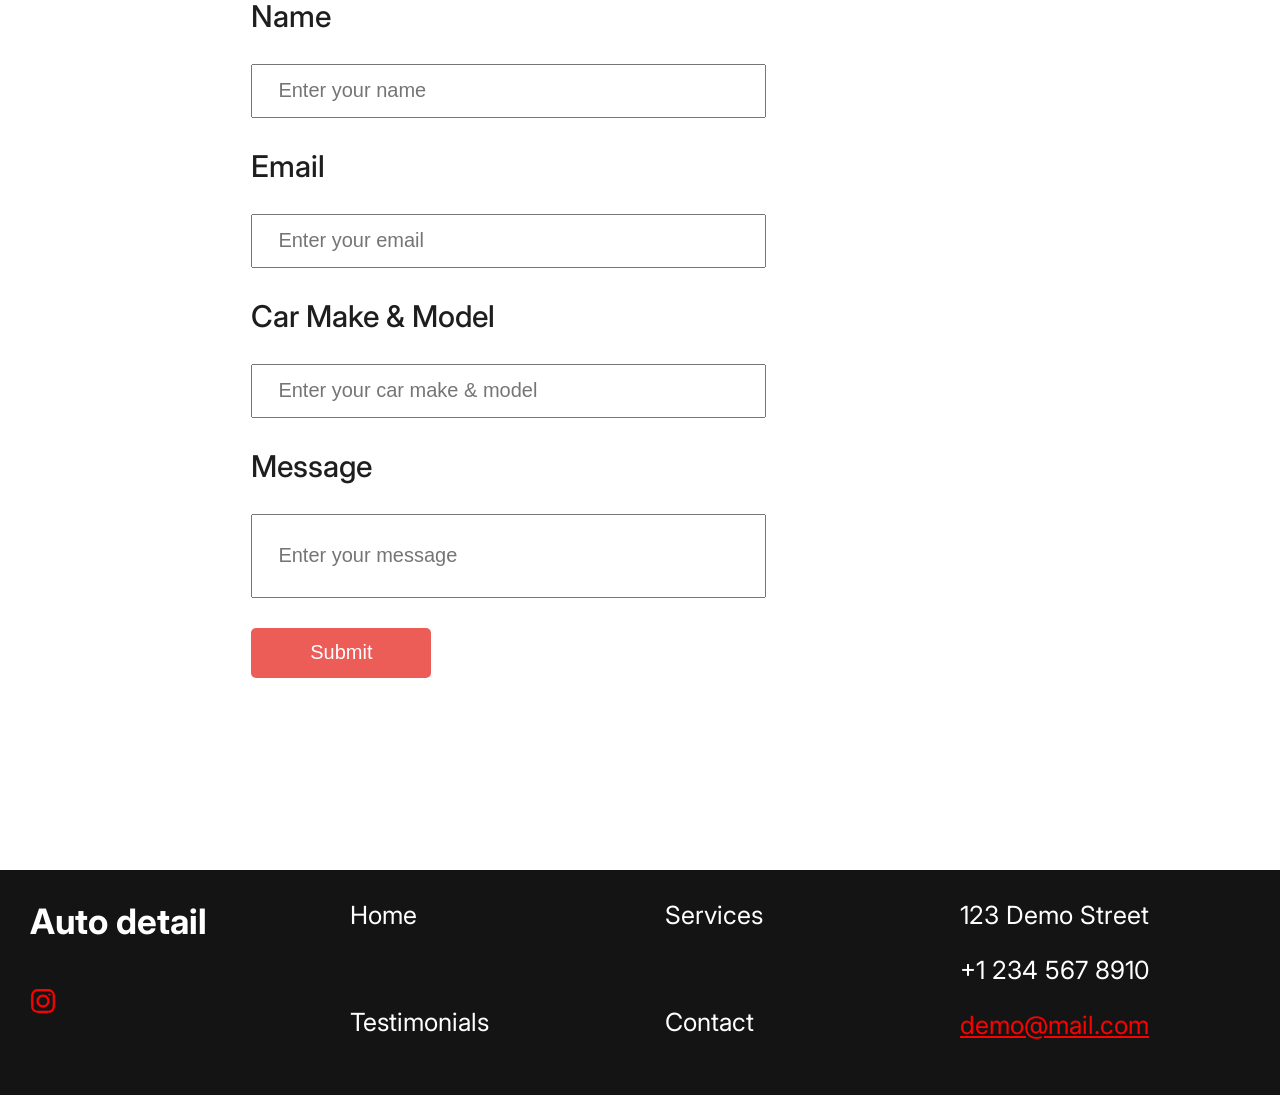
<file: auto-detailing-website/detailing.html>
<!DOCTYPE html>
<html>
    <head>
         <meta charset="UTF-8">
        <meta name="viewport" content="width=device-width, initial-scale=1.0">
        <title>Auto Detailing</title>
        <link rel="icon" href="../images/360_F_356021129_xu10B4UK64NAxI17YyXq3MRiKIV0R93E - Edited.png">
        <link rel="stylesheet" href="styles/detailing.css">
        <link rel="stylesheet" href="styles/services.css">
        <link rel="stylesheet" href="styles/about.css">
        <link rel="stylesheet" href="styles/testimonials.css">
        <link rel="stylesheet" href="styles/footnote.css">
        <link rel="stylesheet" href="styles/contact.css">
<link rel="preconnect" href="https://fonts.googleapis.com">
<link rel="preconnect" href="https://fonts.gstatic.com" crossorigin>
<link href="https://fonts.googleapis.com/css2?family=Inter:ital,opsz,wght@0,14..32,100..900;1,14..32,100..900&family=Roboto:ital,wght@0,100..900;1,100..900&display=swap" rel="stylesheet">
<link rel="preconnect" href="https://fonts.googleapis.com">
<link rel="preconnect" href="https://fonts.gstatic.com" crossorigin>
<link href="https://fonts.googleapis.com/css2?family=Inter:ital,opsz,wght@0,14..32,100..900;1,14..32,100..900&family=Poppins:ital,wght@0,100;0,200;0,300;0,400;0,500;0,600;0,700;0,800;0,900;1,100;1,200;1,300;1,400;1,500;1,600;1,700;1,800;1,900&family=Roboto:ital,wght@0,100..900;1,100..900&display=swap" rel="stylesheet">
<link rel="preconnect" href="https://fonts.googleapis.com">
<link rel="preconnect" href="https://fonts.gstatic.com" crossorigin>
<link href="https://fonts.googleapis.com/css2?family=Montserrat:ital,wght@0,100..900;1,100..900&display=swap" rel="stylesheet">

    </head>
    <body>
        <header class="header-div">
            <nav class="navigation">
                <div class="left-header">
                    <a href="../index.html" class="left-header-link">
                         <img src="images/arrow-left.png" class="back-arrow">
                    <p class="back-text">Back</p>
                    </a>
                   
                </div>
                <div class="mid-header">
                    <p class="header-logo">LOGO</p>
                </div>
                <div class="right-header">
                    <div class="theme-button-div">
                        <button class="theme-button">
                            <div class="display-div">
                                <img src="images/sun.png" class="header-button-image">
                            </div>
                        </button>
                    </div>
                </div>
            </nav>
        </header>
        <main class="main-div">
            <section id="home">
                <div class="home-main-div hidden">
                    <header class="home-header">
                    <div class="left-home-header">
                        <img src="images/sports-car-top-down-silhouette-svgrepo-com.svg" class="home-header-logo">
                        <p class="business-name">Auto Detail</p>
                    </div>
                    <div class="right-home-header">
                        <img src="images/menu-2.png" class="ham-menu">
                        <nav class="home-nav">
                        <a href="#services">
                            <p class="nav-text">Services</p>
                        </a>
                        <a href="#about">
                         <p class="nav-text">About</p>
                        </a>
                        <a href="#testimonials">
                             <p class="nav-text">Testimonials</p>
                        </a>
                        <a href="#contact">
                             <p class="nav-text">Contact</p>
                        </a>
                       <p class="phone-number nav-text">+1 234 456 789 </p>
                    </nav>
                     
                    </div>
                
                </header>
                <div class="home-title-div">
                    <h1 class="home-title-text">Premium Car Detailing & Auto Service</h1>
                    <h2 class="home-title-subheader">Premium detailing services designed to protect, restore, and impress.</h2>
                </div>
                </div>
                <div class="quote-request hidden">
                    <p class="quote-request-text">Professional detailing services that restore shine, preserve value, and keep your vehicle looking its absolute best.</p>
                    <button class="quote-request-button">Book Your Detail </button>
                </div>
            </section>
            <section id="services">
                <div class="services-main-div hidden">
                    <div class="services-header-div">
                        <h1 class="services-header-text">
                            Services Overview
                        </h1>
                        <h2 class="services-subheader-text">Everything your vehicle needs to look its best.</h2>
                    </div>
                    <div class="services-grid">
                        <div class="service-item">
                            <img src="images/spray-bottle-sprayer-svgrepo-com.svg" class="service-item-icon">
                            <h3 class="service-item-header">Interior Detailing</h3>
                            <p class="service-item-text">
                                Deep cleaning of seats, carpets, dashboards, and trim to restore a fresh, spotless interior.
                            </p>
                        </div>
                        <div class="service-item">
                            <img src="images/sparkles-2.png" class="service-item-icon">
                            <h3 class="service-item-header">Exterior Wash</h3>
                            <p class="service-item-text">
                               Hand washing and surface cleaning to remove dirt, grime, and contaminants while enhancing shine.
                            </p>
                        </div>
                        <div class="service-item">
                            <img src="images/wheel-svgrepo-com.svg" class="service-item-icon">
                            <h3 class="service-item-header">Wheel Cleaning</h3>
                            <p class="service-item-text">
                               Thorough wheel and tire cleaning to remove brake dust, road grime, and stubborn buildup.
                            </p>
                        </div>
                        <div class="service-item">
                            <img src="images/duotone-air-svgrepo-com.svg" class="service-item-icon">
                            <h3 class="service-item-header">Odor Removal</h3>
                            <p class="service-item-text">
                               Advanced treatment that eliminates unwanted odors and leaves your vehicle smelling fresh and clean.
                            </p>
                        </div>
                        <div class="service-item">
                            <img src="images/wand-magic-sparkles-svgrepo-com.svg" class="service-item-icon">
                            <h3 class="service-item-header">Paint Correction</h3>
                            <p class="service-item-text">
                                Professional polishing process that reduces swirl marks, light scratches, and paint imperfections for a flawless finish.
                            </p>
                        </div>
                        <div class="service-item">
                            <img src="images/shield-alt-1-svgrepo-com.svg" class="service-item-icon">
                            <h3 class="service-item-header">Ceramic Coating</h3>
                            <p class="service-item-text">
                                Protect your vehicle with a durable ceramic coating that enhances shine and repels water, dirt, and contaminants.
                            </p>
                        </div>
                    </div>
                    <div class="services-images">
                        <img src="images/serviceImage-1.jpeg" class="service-image service-image-left">
                        <img src="images/serviceImage2.jpeg" class="service-image service-image-middle">
                        <img src="images/serviceImage3.jpeg" class="service-image service-image-right">
                    </div>
                </div>
            </section>
            <section id="about">
                <div class="about-main-div">
                    <div class="about-header-div">
                        <p class="about-service-text">ABOUT SERVICE</p>
                        <p class="about-header-text">Transforming Vehicles Through Precision Detailing and Premium Protection Services.
Delivering Lasting Shine, Enhanced Appearance, and Exceptional Care for Every Drive.</p>
                    </div>
                        <div class="about-details-div">
                            <div class="about-details">
                                <p class="details-quantity">100%</p>
                                <p class="details-text">Attention to Detail</p>
                            </div>
                            <div class="about-details">
                                <p class="details-quantity">7 Days</p>
                                <p class="details-text">Weekly Availablity</p>
                            </div>
                            <p class="about-details-text">
                                Every vehicle deserves professional care and attention to detail. Our services are designed to improve appearance, protect surfaces, and help maintain the value of your investment through expert cleaning and restoration.
                            </p>
                        </div>
                    </div>
            </section>
            <section id="testimonials">
                <div class="testimonials-main-div">

                <!-- Original testimonial cards-->
                 <div class="testimonial-group">
                    <div class="testimonial-card testimonial-card-1">
                    <p class="testimonial-text">"Absolutely blown away by the results. My SUV looked better than it did when I bought it. The attention to detail was incredible and spotless."</p>
                        <p class="testimonial-name">— Michael Thompson</p>
                </div>
                <div class="testimonial-card testimonial-card-2">
                    <p class="testimonial-text">"I've used several detailing services before, but this was on another level. The paint looked glossy and the interior smelled fresh for weeks."</p>
                        <p class="testimonial-name">— Sarah Williams</p>
                </div>
                <div class="testimonial-card testimonial-card-3">
                    <p class="testimonial-text">"Fast, professional, and worth every dollar. They got stains out of my seats that I thought would never come out."</p>
                          <p class="testimonial-name">— James Carter</p>
                </div>
                <div class="testimonial-card testimonial-card-4">
                    <p class="testimonial-text">"My truck takes a beating from work sites, but after the detail it looked showroom ready again. Highly recommend."</p>
                         <p class="testimonial-name">— David Johnson</p>
                </div>
                <div class="testimonial-card testimonial-card-5">
                    <p class="testimonial-text">"Excellent communication and amazing results. The ceramic coating made the paint shine bright like a mirror."</p>
                        <p class="testimonial-name">— Jennifer Martinez</p>
                </div>
                <div class="testimonial-card testimonial-card-6">
                    <p class="testimonial-text">"Very impressed with the quality of work. They paid very close attention to areas most detailers usually miss."</p>
                         <p class="testimonial-name">— Kevin Anderson</p>
                </div>
                 </div>
                 <div class="testimonial-group">
                    <div class="testimonial-card testimonial-card-1">
                    <p class="testimonial-text">"Absolutely blown away by the results. My SUV looked better than it did when I bought it. The attention to detail was incredible and spotless."</p>
                        <p class="testimonial-name">— Michael Thompson</p>
                </div>
                <div class="testimonial-card testimonial-card-2">
                    <p class="testimonial-text">"I've used several detailing services before, but this was on another level. The paint looked glossy and the interior smelled fresh for weeks."</p>
                        <p class="testimonial-name">— Sarah Williams</p>
                </div>
                <div class="testimonial-card testimonial-card-3">
                    <p class="testimonial-text">"Fast, professional, and worth every dollar. They got some tough stains out of my seats that I thought would never come out. Highly recommend"</p>
                          <p class="testimonial-name">— James Carter</p>
                </div>
                <div class="testimonial-card testimonial-card-4">
                    <p class="testimonial-text">"My truck takes a beating from work sites, but after the detail it looked showroom ready again. Highly recommend."</p>
                         <p class="testimonial-name">— David Johnson</p>
                </div>
                <div class="testimonial-card testimonial-card-5">
                    <p class="testimonial-text">"Excellent communication and amazing results. The ceramic coating made the paint shine bright like a mirror."</p>
                        <p class="testimonial-name">— Jennifer Martinez</p>
                </div>
                <div class="testimonial-card testimonial-card-6">
                    <p class="testimonial-text">"Very impressed with the quality of work. They paid very close attention to areas most detailers usually miss."</p>
                         <p class="testimonial-name">— Kevin Anderson</p>
                </div>
                 </div>
                

                

                 
                </div>

            </section>
            <section id="contact">
                <div class="main-contact-div">
                    <div class="book-detail-div">
                        <h3 class="book-detail-title">
                            Book a Detail in Minutes
                        </h3>
                        <p class="book-detail-subtitle">Let us know what you need, and we'll get back to you as soon as possible</p>
                        <div class="contact-info-div">
                            <img src="contact-icons/location-pin-svgrepo-com.svg" alt="" class="contact-info-icon">
                            <p class="contact-info-text">123 Demo Street, Demo City, Demo State</p>
                        </div>
                        <div class="contact-info-div">
                            <img src="contact-icons/phone-svgrepo-com-2.svg" alt="" class="contact-info-icon">
                            <p class="contact-info-text">+1 234 567 8910</p>
                        </div>
                        <div class="contact-info-div">
                            <img src="contact-icons/envelope-svgrepo-com.svg" alt="" class="contact-info-icon">
                            <p class="contact-info-text contact-info-email">demo@mail.com</p>
                        </div>
                        <div class="contact-info-div">
                            <img src="contact-icons/clock-svgrepo-com.svg" alt="" class="contact-info-icon">
                            <p class="contact-info-text">Sun: Closed, Mon-Fri: 9 am-5 pm, Sat: 10 am-4 pm</p>
                        </div>
                        <div class="social-media-div">
                            <img src="contact-icons/instagram-svgrepo-com.svg" class="social-media-icon">
                        </div>
                    </div>
                    <form class="contact-form">
                        <h4 class="input-title">Name</h4>
                        <input type="text" name="name" placeholder="Enter your name" class="form-input" required>
                        <h4 class="input-title">Email</h4>
                        <input type="text" name="email" placeholder="Enter your email" class="form-input" required>
                        <h4 class="input-title">Car Make & Model</h4>
                        <input type="text" name="car-info" placeholder="Enter your car make & model" class="form-input" required>
                        <h4 class="input-title">Message</h4>
                        <input type="text" name="message" placeholder="Enter your message" class="form-input message-input" required>
                        <button class="submit-button" type="submit">Submit</button>

                        
                    </form>
                </div>
            </section>
            <section id="footnote">
                <div class="footnote-main-div">
                    <div class="footer-social-media-div">
                        <h4 class="footer-social-media-title">Auto detail</h4>
                        <div class="footer-icon-div">
                            <img src="contact-icons/instagram-svgrepo-com.svg" class="footer-socials-icon">
                        </div>
                    </div>
                    <div class="footer-navigation-div">
                        <a href="#home" class="footer-nav-links">Home</a>
                        <a href="#services" class="footer-nav-links">Services</a>
                        <a href="#testimonials" class="footer-nav-links">Testimonials</a>
                        <a href="#contact" class="footer-nav-links">Contact</a>
                    </div>
                    <div class="footer-contact-div">
                        <p class="footer-contact-text">123 Demo Street</p>
                        <p class="footer-contact-text">+1 234 567 8910 </p>
                        <p class="footer-contact-text footer-contact-email">demo@mail.com</p>
                    </div>
                </div>
            </section>
        </main>
        <script src="./scripts/detailing.js" type="module"></script>
        <script src="./scripts/testimonial.js" type="module"></script>
        <script src="./scripts/demo-contact.js" type="module"></script>
    </body>
</html>
</file>
<file: styles/home.css>
body{
    background: linear-gradient(
        135deg,
        rgb(20,20,20),
        rgb(30, 30, 30),
        rgb(40,40,40)
    );
    min-height: 100vh;
    font-family: 'Inter', sans-serif;
    position: relative;
    color: white;
    padding-left: clamp(20px, 4vw, 50px);
    padding-right: clamp(20px, 4vw, 50px);
    margin: 0px;
}

html{
    scroll-behavior: smooth;
}

section{
    margin-top: clamp(80px, 8vw, 120px);
}

button{
    transition: transform 0.5s ease;
}

button:hover{
    transform: translateY(-3px);
}

.logo-image{
    width: 85%;
    max-width: 200px;
}

.header-div{
    position: fixed;
    left: 0px;
    right: 0px;
    top: 0px;
    height: 10%;
    display: flex;
    flex-direction: row;
    justify-content: space-between;
    align-items: center;
    background: transparent;
    background-color: rgb(35, 35, 35);
    margin-bottom: 60px;
    z-index: 1;
}

.logo-div{
    min-width: 100px;
}

.navigation{
    margin-right: 20px;
    display: flex;
    justify-content: space-between;
    flex-direction: row;
    width: 100%;
    max-width: 1000px;
}

@media(max-width: 1200px){
    .navigation button{
        width: 100%;
        max-width: 500px;
        height: 50px;
        cursor: pointer;
        background: transparent;
        color: white;
        border: 1px solid rgb(45, 43, 43);
        margin-right: 0px;
        transition: opacity 2s;
    }
}

@media(max-width: 775px){
    .header-div{
        height: 12%;
    }
}

.navigation button{
   
    max-width: 150px;
    height: 50px;
    cursor: pointer;
    background: transparent;
    color: white;
    border: none;
    margin-right: 20px;
    transition: opacity 2s;
    font-size: 18px;
}

.navigation button:hover{
    box-shadow: 4px 4px 4px rgba(50,50,50,0.8);
    background-color: rgb(20,20,20);
}

.navigation button:active{
    box-shadow: 5px 5px 5px rgba(50,50,50,0.8);
    background-color: rgba(16,14,14,0.7);
}

@media(max-width: 1000px){
    .navigation button{
        width: 100%;
        max-width: 100px;
        height: 50px;
        cursor: pointer;
        background: transparent;
        color: white;
        margin-right: 20px;
        transition: box-shadow 0.15s;
        font-size: 14px;
    }

    .home-text-div{
        padding-top: 50px;
    }
}

@media(max-width: 900px){
    body{
        padding-top: 0px;
    }

    .navigation button{
        max-width: 75px;
    }

    .home-text-div{
        padding-top: 30px;
    }
}

.hero-image-div{
    width: 100%;
    max-width: 500px;
    transition: transform 0.2s ease;
}

.hero-image-1{
    margin-top: 100px;
    width: 100%;
    height: auto;
    transition: transform 0.4s ease;
}

.hero-image-1:hover{
    transform: translateY(-5px);
}

.hero-image-2{
    width: min(18%, 220px);
    position: absolute;
    right: 0px;
    top: 500px;
    transition: transform 0.4s ease;
}

.hero-image-2:hover{
    transform: translateY(-5px);
}

.home-main-sect{
    display: flex;
    align-items: center;
    justify-content: space-between;
}

.home-text-div{
    font-weight: bold;
    padding-left: clamp(20px, 4vw, 50px);
}

.home-text-title{
    font-size: clamp(42px, 5vw, 65px);
}

.home-text-bullet{
    font-size: clamp(24px, 3vw, 40px);
}

.home-text-bullet{
    list-style-type: none;
}

.home-text-bullet li{
    margin-bottom: 30px;
}

.delivery-info-text{
    font-size: clamp(18px, 2vw, 25px);
    margin: 100px 0px 100px -20px;
}

.home-buttons-div{
    display: flex;
    align-items: center;
}
 button{
    width: 100%;
    max-width: 500px;
    height: 75px;
    font-size: clamp(16px, 2vw, 20px);
    border-radius: 75px;
    border: none;
    cursor: pointer;
    background-color: rgba(0,0,0,0.176);
    margin-right: 50px;
    color: white;
    transition: background-color 0.2s;
}

@media(max-width: 1700px){
    .home-buttons-div{
        margin-top: 50px;
    }
}

@media(max-width: 1600px){
    .home-buttons-div{
        margin-top: 0px;
    }
}

.home-buttons-div button:hover{
    background-color: aliceblue;
    color: black;
}

.home-buttons-div button:active{
    box-shadow: 5px 5px 5px rgb(0,0,0);
}
.contact-me-button{
    width: 200px;
    height: 70px;
    font-size: 20px
}

.hidden{
    opacity: 0;
    transform: translateY(40px);
    transition: all 2s ease;
}

.show{
    opacity: 1;
    transform: translateY(0px);
    transition: all 1s ease;
}
</file>
<file: styles/services.css>
.services-header{
    font-size: clamp(36px, 4vw, 50px);
    margin-bottom: clamp(40px, 5vw, 60px);
}
#services{
    display: flex;
    flex-direction: column;
    align-items: center;
}

.services-header-div{
    display: flex;
    justify-content: center;
}

.service-list-div{
    display: flex;
    justify-content: center;
    gap: clamp(20px, 4vw, 50px);
}

.service-list{
    display: flex;
    background-color: rgba(128, 128, 128, 0.131);
    flex: 1;
    border-radius: 100px;
    flex-direction: column;
    align-items: center;
    justify-content: start;
    padding: clamp(20px, 3vw, 40px);
    transition: all 0.5s ease;
}

.service-list:hover{
    box-shadow: 3px 3px 20px rgba(255,255,255,0.6);
}

.service-list-title{
    font-size: clamp(25px, 3vw, 40px);
    display: inline-block;
    margin-left: auto;
    margin-right: auto;
    
    
}

.service-list-text{
    font-size: clamp(20px, 2vw, 30px);
    margin-bottom: 25px;
}

@media(max-width: 1550px){
    .service-list-title{
        font-size: 35px;
    }

    .service-list-text{
        font-size: 30px;
    }
}

@media(max-width: 1100px){
    .service-list-title{
        font-size: 30px;
    }

    .service-list-text{
        font-size: 25px;
    }
}

@media(max-width: 850px){
    .service-list-title{
        font-size: 30px;
    }

    .service-list-text{
        font-size: 25px;
    }
    .service-list-div{
        width: 70%;
        flex-direction: column;
      
    }
}

.services-bullet{
    list-style: none;
}

.service-images{
    width: 100%;
    max-width: 50%;
    height: auto;
}

.service-image-div{
    display: flex;
    align-items: center;
    justify-content: center;
}
</file>
<file: styles/work.css>
.work-header-div{
    display: flex;
    justify-content: center;
    margin-bottom: clamp(40px, 5vw, 60px);
}

.work-header-text{
    font-size: clamp(36px, 4vw, 50px);
}

.demo-project-image{
    width: 100%;
    height: auto;
}

.demo-project-text{
    font-size: clamp(30px, 4vw, 50px);
    margin: 0px;
}

.demo-project-button-div{
    width: 100%;
    max-width: 75%;
}

.demo-project-button{
    width: 100%;
    height: clamp(60px, 6vw, 75px);
    font-size: clamp(20px, 2.5vw, 30px);
    border-radius: 50px;
    border: none;
    cursor: pointer;
    background-color: rgb(20, 20, 20);
    color: white;
}

.demo-project-button:hover{
    background-color: rgba(20, 20, 20, 0.6);
    box-shadow: 3px 3px 3px rgba(0, 0, 0, 0.399);
}

.demo-project-button:active{
    background-color: rgba(20, 20, 20, 0.4);
    box-shadow: 4px 4px 4px rgba(0, 0, 0, 0.5);
}

.demo-project-outer-div{
    display: flex;
    justify-content: center;
    gap: clamp(25px, 4vw, 50px);
    min-width: 200px;
   
}

.demo-project-inner-div{
    display: flex;
    flex-direction: column;
    align-items: center;
    justify-content: center;
    gap: clamp(25px, 4vw, 50px);
}

@media(max-width: 1200px){
    .demo-project-text{
        font-size: clamp(30px, 4vw, 50px);
        margin: 0px;
        max-width: 430px;
        margin-bottom: auto;
    }
}
</file>
<file: styles/benefits.css>
.benefits-header-div{
    display: flex;
    justify-content: center;
    align-items: center;
    margin-bottom: clamp(50px, 6vw, 80px);
}

.benefits-div{
    display: flex;
    align-items: top;
    gap: clamp(25px, 4vw, 50px);
    justify-content: center;
}

.benefits-header-text{
    font-size: clamp(36px, 4vw, 50px);
    text-align: center;
}

.benefit-title{
    font-size: clamp(25px, 3vw, 30px);
}

.benefit-text{
    font-size: clamp(16px, 2vw, 20px);
    text-align: center;
    line-height: 40px;
}

.benefits-inner-div{
    display: flex;
    flex-direction: column;
    align-items: center;
    justify-content: start;
}

.benefits-section{
    background-color: rgb(40,40,40);
    margin-top: clamp(30px, 4vw, 50px);
    padding: clamp(10px, 2vw, 20px) clamp(15px, 3vw, 25px) clamp(30px, 5vw, 50px) clamp(15px, 3vw, 25px);
    border-radius: 50px;
}

@media(max-width: 1070px){
    .benefits-div{
        flex-direction: column;
    }
    
}
</file>
<file: styles/process.css>
.process-header-div{
    display: flex;
    justify-content: center;
    flex-direction: column;
    align-items: center;
    margin-bottom: clamp(40px, 5vw, 60px);
}

.process-header-text{
    font-size: clamp(36px, 4vw, 50px);
    text-align: center;
}

.process-outer-div{
    display: flex;
    justify-content: space-between;
    align-items: top;
}

.process-inner-div{
    background-color: rgb(40,40,40);
    display: flex;
    flex-direction: column;
    border-radius: 50px;
    align-items: center;
    padding: clamp(15px, 2vw, 25px);
}

.process-arrow{
    width: 100%;
    max-width: 100%;
    margin-top: clamp(100px, 12vw, 200px);
    height: auto;
}

.process-title{
    font-size: clamp(24px, 2.5vw, 30px);
    font-weight: bolder;
}

.process-text{
    font-size: clamp(18px, 2vw, 25px);
    text-align: center;
    line-height: 30px;
}

@media(max-width: 1120px){
    .process-outer-div{
        flex-direction: column;
        gap: 30px;
    }

    .process-arrow{
        display: none;
    }
}
.process-subheader-text{
    text-align: center;
}
</file>
<file: styles/contact.css>
.contact-header-div{
    display: flex;
    justify-content: center;
    flex-direction: column;
    align-items: center;
}

.contact-header{
    font-size: clamp(36px, 4vw, 50px);
}

.simple-contact-button{
    width: 100%;
    background-color: rgb(20, 20, 20);
    color: white;
    border: none;
    cursor: pointer;
    height: clamp(70px, 8vw, 100px);
    border-radius: 25px;
    font-size: clamp(16px, 2vw, 20px);
}

.main-contact-div{
    display: flex;
    gap: clamp(20px, 3vw, 30px);
    margin-bottom: clamp(150px, 25vw, 500px);
    align-items: center;
    flex-direction: column;
}

.simple-contact-div{
    flex: 1;
    width: 100%;
    max-width: 25%;
}

.contact-form{
    background-color: rgb(20, 20, 20);
    flex: 3;
    border-radius: 20px;
    height: auto;
    min-height: 500px;
    width: 100%;
    max-width: 70%;
    display: flex;
    flex-direction: column;
    gap: 20px;
    justify-content: space-between;
    padding: clamp(20px, 3vw, 30px);
    align-items: center;
    margin-top: clamp(30px, 4vw, 50px);
}

.simple-contact-button:hover{
    background-color: rgba(20, 20, 20, 0.6);
    box-shadow: 3px 3px 3px rgba(0, 0, 0, 0.399);
}

.simple-contact-button:active{
    background-color: rgba(20, 20, 20, 0.4);
    box-shadow: 4px 4px 4px rgba(0, 0, 0, 0.5);
}

.form-input{
    height: clamp(70px, 8vw, 100px);
    border-bottom: 2px solid white;
    background-color: transparent;
    border: none;
    width: 100%;
    color: white;
    padding: 10px;
    outline: none;
    transition: outline 0.2s;
    font-size: clamp(16px, 2vw, 20px);
}

.form-input:focus{
    outline: 2px solid white;
}

.submit-button{
    color: black;
    width: 100%;
    max-width: 250px;
    height: 50px;
    background-color: white;
    border: none;
    border-radius: 20px;
    cursor: pointer;
    font-size: clamp(18px, 2vw, 25px);
}

.submit-button:hover{
    background-color: rgba(255,255,255,0.8);
}

.submit-button:active{
    background-color: rgba(255,255,255,0.6);
}

.form-status{
    font-size: clamp(22px, 3vw, 30px);
}
</file>
<file: Main website/styles/home.css>
body{
    background: linear-gradient(
        135deg,
        rgb(20,20,20),
        rgb(30, 30, 30),
        rgb(40,40,40)
    
    );
    min-height: 100vh;
    font-family: 'Inter', sans-serif;
    position: relative;
    color: white;
    padding-left: 50px;
    padding-right: 50px;
    
margin: 0px;
   
    
}
html{
    scroll-behavior: smooth;
}
section{
    margin-top: 120px;
}
button{
    transition: transform 0.5s ease;
}
button:hover{
transform: translateY(-3px);
}
.logo-image{
    width: 85%;
    max-width: 200px;
    
}
.header-div{
    
    position: fixed;
    left: 0px;
    right: 0px;
    top:0px;
    height: 100px;
    display: flex;
    flex-direction: row;
    justify-content: space-between;
    align-items: center;
    background: transparent;
    background-color: rgb(35, 35, 35);
    margin-bottom: 60px;
    z-index: 1;

}
.logo-div{
   min-width: 100px;
 
}
.navigation{
   
  margin-right: 20px;
  display: flex;
  justify-content: space-between;
  flex-direction: row;
  width: 100%;
  max-width: 1000px;
  
}
@media(max-width: 1200px ){
    .navigation button{
   width: 700px;
    height: 50px;
    
    cursor: pointer;
    background: transparent;
     color: white ;
     border: 1px solid rgb(45, 43, 43); 
    margin-right: 0px;
    transition: opacity 2s;
        
}
}
@media(max-width: 775px ){
    
    .header-div{
    height: 100px;
}

}
 .navigation button{
   width: 150px;
    height: 50px;
    
    cursor: pointer;
    background: transparent;
     color: white ;
     border: none; 
    margin-right: 20px;
    transition: opacity 2s;
    font-size: 18px;
        
}
.navigation button:hover{
   box-shadow: 4px 4px 4px rgba(50,50,50,0.8); 
   background-color: rgb(20, 20 20);
}

.navigation button:active{
   box-shadow: 5px 5px 5px rgba(50,50,50,0.8);
   background-color: rgba(16, 14, 14, 0.7); 
}



@media(max-width: 1000px ){
    .navigation button{
   width: 100px;
    height: 50px;
    
    cursor: pointer;
    background: transparent;
     color: white ;
     
    margin-right: 20px;
    transition: box-shadow 0.15s;
    font-size: 14px;
        
}
.home-text-div{
        padding-top: 50px;
    }
}

@media(max-width: 900px){
    body{
        padding-top: 0px
    }
    .navigation button{
        width: 75px;
    }
    .home-text-div{
        padding-top: 30px;
    }
}
.hero-image-div{
    width: 500px;
    transition: transform 0.2s ease;
    
}

.hero-image-1{
    margin-top: 100px;
    width: 100%;
    transition: transform 0.4s ease;
}
.hero-image-1:hover{
    transform: translateY(-5px);
}
.hero-image-2{
    width: 18%;
    position: absolute;
    right: 0px;
    top: 500px;
    transition: transform 0.4s ease;
    
}

.hero-image-2:hover{
    transform: translateY(-5px);
}

.home-main-sect{
   display: flex;
    align-items: center;
    justify-content: space-between;
}

.home-text-div{
    
    font-weight: bold;
    padding-left: 50px;
}
.home-text-title{
    font-size: 65px;
}
.home-text-bullet{
    font-size: 40px;
}
.home-text-bullet{
    list-style-type: none;
}
.home-text-bullet li{
    margin-bottom: 30px;
}
.delivery-info-text{
    font-size: 25px;
    margin: 100px 0px 100px -20px;
}

.home-buttons-div{
    display: flex;
    align-items: center;
    
   
   
}
.home-buttons-div button{
    width: 300px;
    height: 75px;
    font-size: 20px;
    border-radius: 75px;
    border: none;
    cursor: pointer;
    background-color: rgba(0, 0, 0, 0.176);
    margin-right: 50px;
    color: white;
    transition: background-color 0.2s;
    
}

@media(max-width: 1700px){
    .home-buttons-div{
        margin-top: 50px;
    }
}
@media(max-width: 1600px){
    .home-buttons-div{
        margin-top: 0px;
    }
}

.home-buttons-div button:hover{
    background-color: aliceblue;
    color: black;
}
.home-buttons-div button:active{
    box-shadow: 5px 5px 5px rgb(0, 0, 0);
}
.hidden{
    opacity: 0;
    transform: translateY(40px);
    transition: all 2s ease;
}
.show{
    opacity: 1;
    transform:translateY(0px);
    transition: all 2s ease;
}
</file>
<file: Main website/styles/services.css>
.services-header{
    font-size: 50px;
    margin-bottom: 60px;

}
.services-header-div{
    display: flex;
    justify-content: center;
}
.service-list-div{
    display: flex;
    justify-content: center;
    gap: 50px;
}
.service-list{
    display: flex;
    background-color: rgba(128, 128, 128, 0.131);
    flex: 1;
    border-radius: 100px;
    display: flex;
    flex-direction: column;
    align-items: center;
    justify-content: start;
    padding: 40px;
    
   transition: all 0.5s ease;
    
   
}
.service-list:hover{
    box-shadow: 3px 3px 20px rgba(255,255,255,0.6);
}
.service-list-title{
    font-size: 40px;
    
}

.service-list-text{
    font-size: 30px;
    margin-bottom: 25px;
   
}

@media(max-width: 1550px ){
    .service-list-title{
        font-size: 35px;
    }
    .service-list-text{
        font-size: 30px;
    }
}

@media(max-width: 1100px ){
    .service-list-title{
        font-size: 30px;
    }
    .service-list-text{
        font-size: 25px;
    }
}
@media(max-width: 850px){
     .service-list-title{
        font-size: 25px;
    }
    .service-list-text{
        font-size: 20px;
    }
}


.services-bullet{
    list-style: none;
}
.service-images{
    width: 50%;
    
}
.service-image-div{
display: flex;
align-items: center;
justify-content: center;
}
</file>
<file: Main website/styles/work.css>
.work-header-div{
    display: flex;
    justify-content: center;
    margin-bottom: 60px;
}
.work-header-text{
    font-size: 50px;
}
.demo-project-image{
   width: 100%; 
}
.demo-project-text{
    font-size: 50px;
    margin: 0px 0px 0px 0px;
    
}
.demo-project-button-div{
    width: 75%;
}
.demo-project-button{
    width: 100%;
    height: 75px;
    font-size: 30px;
    border-radius: 50px;
    border: none;
    cursor: pointer;
    background-color: rgb(20, 20, 20);
    color: white;
}
.demo-project-button:hover{
background-color: rgba(20, 20, 20, 0.6);
box-shadow: 3px 3px 3px rgba(0, 0, 0, 0.399);
}

.demo-project-button:active{
background-color: rgba(20, 20, 20, 0.4);
box-shadow: 4px 4px 4px rgba(0, 0, 0, 0.5);
}
.demo-project-outer-div{
    display: flex;
    justify-content: center;
    gap: 50px;
    min-width: 200px;
}

.demo-project-inner-div{
    display: flex;
    flex-direction: column;
    align-items: center;
    justify-content: center;
    gap: 50px;
    
    
}

@media(max-width: 1200px){
    
.demo-project-text{
    font-size: 50px;
    margin: 0px 0px 0px 0px;
    max-width: 429px;
}
}
</file>
<file: Main website/styles/benefits.css>
.benefits-header-div{
    display: flex;
    justify-content: center;
    align-items: center;
    margin-bottom: 80px;
}
.benefits-div{
    display: flex;
    align-items: top;
    gap: 50px;
    justify-content: center;
    
}
.benefits-header-text{
    font-size: 50px;
    
}
.benefit-title{
    font-size: 30px;
}
.benefit-text{
    font-size: 20px;
    text-align: center;
    font-weight: normal;
}
.benefits-inner-div{
    display: flex;
    flex-direction: column;
    align-items: center;
    justify-content: start;
}
.benefits-section{
    background-color: rgb(40,40,40);
    margin-top: 50px;
    padding: 10px 25px 50px 25px;
    border-radius: 50px;
}
@media(max-width: 1070px){
    .benefits-div{
        flex-direction: column;
    }
}
</file>
<file: Main website/styles/process.css>
.process-header-div{
    display: flex;
    justify-content: center;
    flex-direction: column;
    align-items: center;
    margin-bottom: 60px;
}
.process-header-text{
    font-size: 50px;
}
.process-outer-div{
    display: flex;
    justify-content: space-between;
    align-items: top;
}
.process-inner-div{
    background-color: rgb(40,40,40);
    display: flex;
    flex-direction: column;
    border-radius: 50px;
    align-items: center;
    padding: 25px 25px 25px 25px;
   
}
.process-arrow{
    width: 100%;
    margin-top: 200px;
}
.process-title{
    font-size: 30px;
    font-weight: bolder;
   
   
    
}
.process-text{
    font-size: 25px;
}
@media(max-width: 1120px){
    .process-outer-div{
        flex-direction: column;
        gap: 30px;
    }
    .process-arrow{
        display: none;
    }
}
</file>
<file: Main website/styles/contact.css>
.contact-header-div{
    display: flex;
    justify-content: center;
    flex-direction: column;
    align-items: center;

}
.contact-header{
    font-size: 50px;
}
.simple-contact-button{
    width: 100%;
    background-color: rgb(20, 20, 20);
    color: white;
    border: none;
    cursor: pointer;
    height: 100px;
    border-radius: 25px;
    font-size: 20px;
}
.main-contact-div{
   display: flex;
   gap: 30px;
   margin-bottom: 500px;
   align-items: center;
   flex-direction: column;
}
.simple-contact-div{
    flex: 1;
    width: 25%;
}
.contact-form{
    background-color: rgb(20, 20, 20);;
    flex: 3;
    border-radius: 20px;
    height: 500px;
    width: 70%;
    display: flex;
    flex-direction: column;
    gap: 20px;
    justify-content: space-between;
    padding: 30px;
    align-items: center;
    margin-top: 50px;
}
.simple-contact-button:hover{
background-color: rgba(20, 20, 20, 0.6);
box-shadow: 3px 3px 3px rgba(0, 0, 0, 0.399);
}
.simple-contact-button:active{
background-color: rgba(20, 20, 20, 0.4);
box-shadow: 4px 4px 4px rgba(0, 0, 0, 0.5);
}
.form-input{
    height: 100px;
    border-bottom: 2px solid white;
    background-color: transparent;
    border: none;
     width: 100%;
     color: white;
     padding: 10px;
     outline: none;
     transition: outline 0.2s;
     font-size: 20px;
     
     
}

.form-input:focus{
    outline: 2px solid white;
   
}

.submit-button{
    width: 250px;
    height: 50px;
    background-color: white;
    border: none;
    border-radius: 20px;
    cursor: pointer;
    font-size: 25px;
}
.submit-button:hover{
    background-color: rgba(255,255,255,0.8) ;
    
}
.submit-button:active{
    background-color: rgba(255,255,255,0.6) ;
    
}
.form-status{
    font-size: 30px;

}
</file>
<file: auto-detailing-website/styles/detailing.css>
body{
    font-family: 'Inter';
    margin: 0px;
}

html{
    scroll-behavior: smooth;
}

.left-header-link{
    display: grid;
    grid-template-columns: auto 1fr;
    align-items: center;
    gap: clamp(15px,2vw,30px);
    text-decoration: none;
    color: black;
}

.mid-header{
    display: flex;
}

.header-logo{
    font-size: clamp(20px,2vw,25px);
}

.navigation{
    display: flex;
    justify-content: space-between;
    flex-direction: row;
    align-items: center;
    padding: 0 clamp(12px,2vw,20px);
    position: fixed;
    background-color: white;
    left: 0;
    right: 0;
    z-index: 10;
}

.home-title-div{
    margin-top: clamp(0px,115px, 300px);
    color: white;
}

.home-title-text{ 
    font-size: clamp(48px,8vw,100px);
}

.theme-button{
    width: clamp(65px,6vw,80px);
    height: clamp(35px,4vw,42px);
    border-radius: 20px;
    border: none;
    background-color: rgba(192,192,192,0.2);
    cursor: pointer;
    display: flex;
    align-items: center;
    transition: transform 2s ease;
}

.display-div{
    background-color: white;
    width: 50%;
    border-radius: 20px;
    height: clamp(28px,3vw,35px);
    display: flex;
    align-items: center;
    justify-content: center;
}

.header-button-image{
    width: clamp(16px,2vw,20px);
}

#home{
    background-image: url('../images/BfzHMbR-s8Xk-iqOLHi_VdUPv37hqKxaavbz8rlAVEGgX5o17VvgFQR3liEHetxcW-nrYlKfiTbTqJMUyx7n7NjAFKeNyxZ5QmYump9uOnFqYZqsSx5XSgadNKVa_HKq80ACPnDaUBGRZXpLhzaok2Sf72POivcv-wSywv0sG8iIxlCsk644A_9ej9xGARQx.jpeg');
    background-size: cover;
    background-position: center;
    margin: 0;
    width: 100%;
    min-height: 120vh;
    display: flex;
    padding-top: clamp(70px,8vw,100px);
}

.home-nav a{
    color: white;
    text-decoration: none;
    cursor: pointer;
}

.home-nav{
    display: flex;
    gap: clamp(20px,3vw,40px);
}

.home-header{
    display: flex;
    align-items: center;
    justify-content: space-between;
    width: 100%;
}

.left-home-header{
    display: flex;
    color: white;
    align-items: center;
    gap: clamp(10px,2vw,20px);
}


.home-header-logo{
    width: clamp(60px,8vw,100px);
    transform: scaleX(-1);
}

.business-name{
    font-size: clamp(24px,4vw,40px);
    white-space: nowrap;
    font-weight: 500;
}

.nav-text{
    font-size: clamp(18px,2vw,25px);
    color: white;
    font-weight: 600;
}

.nav-text:hover{
    color: rgba(255,255,255,0.47);
}

.nav-text:active{
    color: rgba(255,255,255,0.37);
}

.phone-number:hover{
    color: white;
}

.home-main-div{
    width: 85%;
    position: relative;
    padding-left: clamp(20px,6vw,100px);
}

.quote-request{
    position: absolute;
    background-color: white;
    right: 5%;
    max-width: 800px;
    top: 100%;
    height: 600px;
    padding: clamp(20px,3vw,50px);
    border-radius: 10px;
    font-size: clamp(18px,2vw,27px);
}

.quote-request-button{
    transition: opacity 0.2s ease;
    background-color: rgb(236,93,88);
    border: none;
    border-radius: 5px;
    padding: clamp(18px,2vw,25px) clamp(35px,4vw,50px);
    color: white;
    font-size: clamp(16px,2vw,20px);
    margin-top: 20px;
    cursor: pointer;
}

.quote-request-button:hover{
    opacity: 0.8;
}

.quote-request-button:active{
    opacity: 0.6;
}

.hidden{
    opacity: 0;
    transition: opacity 1s ease, transform 1s ease;
    transform: translateY(10px);
}

.show{
    opacity: 1;
}

.ham-menu{
    width: clamp(35px,5vw,50px);
    cursor: pointer;
    display: none;
}
@media(max-width: 1100px){
    .quote-request{
        display: none;
    }
    #home{
        min-height: 80vh;
    }
    
}

@media(max-width:1305px){
    .home-nav{
        display:none;
    }

    .ham-menu{
        display:inline-block;
    }
}
@media(max-height: 700px){
    .quote-request{
        display: none;
    }
}
</file>
<file: auto-detailing-website/styles/services.css>
.services-header-div{
    display: flex;
    align-items: center;
    flex-direction: column;
    margin-top: clamp(50px,8vw,100px);
}

.services-main-div{
    display: flex;
    flex-direction: column;
    align-items: center;
    width: 100%;
}

.services-header-text{
    font-size: clamp(42px,7vw,80px);
    margin-bottom: 10px;
    font-weight: 500;
}

.services-subheader-text{
    font-size: clamp(18px,2vw,25px);
    font-weight: normal;
    margin-bottom: clamp(40px,6vw,75px);
}

.service-item{
    background-color: rgba(235,235,235,0.3);
    padding: clamp(20px,3vw,35px) clamp(20px,3vw,35px) clamp(18px,2vw,25px) clamp(20px,3vw,35px);
    display: flex;
    flex-direction: column;
    gap: clamp(12px,2vw,20px);
    cursor: pointer;
    transition: box-shadow 0.3s ease, transform 2s ease;
}

.service-item:hover{
    box-shadow: 5px 5px 5px rgba(211,211,211,0.501);
    transform: translateY(-2px);
}

.services-grid{
    width: auto;
    display: grid;
    gap: clamp(25px,3vw,50px);
    grid-template-columns: minmax(300px,450px) minmax(300px,450px) minmax(300px,450px);
    padding-left: 20px;
    padding-right: 20px;
}

#services{
    padding: 0;
}

.service-item-icon{
    width: clamp(50px,6vw,80px);
}

.service-item-header{
    font-size: clamp(22px,2.5vw,30px);
}

.service-item-text{
    font-size: clamp(16px,1.6vw,20px);
    color: rgba(17,23,29,0.59);
    line-height: clamp(24px,2.5vw,30px);
}

@media(max-width:1475px){
    .services-grid{
        grid-template-columns: minmax(300px,450px) minmax(300px,450px);
    }
}

@media(max-width:1010px){
    .services-grid{
        grid-template-columns: minmax(300px,450px);
    }
}

.services-images{
    display: flex;
    margin-top: clamp(80px,15vw,200px);
    align-items: center;
    width: 100%;
    position: relative;
    height: 70vh;
}

.service-image{
    min-width: clamp(180px,20vw,300px);
    min-height: clamp(180px,20vw,300px);
    width: 33%;
    transform: scaleX(-1);
}

.service-image-left{
    position: absolute;
    left: -3%;
    top: 10px;
    height: 72%;
}

.service-image-right{
    position: absolute;
    right: 0%;
    top: 10px;
    height: 72%;
}

.service-image-middle{
    position: absolute;
    left: 50%;
    transform: translateX(-50%) scaleX(-1);
    width: 40%;
    z-index: 1;
    top: -35px;
    height: 85%;
    border-radius: 5px;
}

@media(max-width:1475px){
    .services-images{
        height: 60vh;
    }
}

@media(max-width:1010px){
    .services-images{
        height: 50vh;
    }
}
</file>
<file: auto-detailing-website/styles/about.css>
#about{
    padding: clamp(50px,8vw,100px) clamp(20px,8vw,150px);
}

.about-main-div{
    display: flex;
    flex-direction: column;
    align-items: center;
}

.about-service-text{
    color: rgba(17, 23, 29, 0.59);
    font-size: clamp(18px,2vw,25px);
}

.about-header-text{
    font-weight: 600;
    font-size: clamp(36px,5vw,60px);
    margin: 0;
}

.about-header-div{
    display: flex;
    flex-direction: column;
}

.about-details-div{
    display: flex;
    align-items: top;
    gap: clamp(30px,6vw,100px);
    margin-top: clamp(40px,5vw,70px);
}

.about-details{
    display: flex;
    flex-direction: column;
    gap: clamp(12px,2vw,20px);
}

.details-quantity{
    font-weight: bold;
    font-size: clamp(42px,6vw,70px);
    white-space: nowrap;
    margin: 0;
}

.details-text{
    color: rgba(17, 23, 29, 0.59);
    white-space: nowrap;
    font-size: clamp(16px,1.8vw,20px);
    margin: 0;
}

.about-details-text{
    color: rgba(17, 23, 29, 0.59);
    font-size: clamp(16px,1.8vw,20px);
    margin: 0;
    line-height: clamp(28px,4vw,50px);
}

@media(max-width:1460px){
    .about-details-div{
        flex-direction: column;
        gap: 30px;
    }
}
</file>
<file: auto-detailing-website/styles/testimonials.css>
#testimonials{
    overflow: hidden;
    margin-bottom: clamp(80px,15vw,200px);
}

.testimonial-group{
    display: flex;
    font-family: 'Montserrat';
    align-items: center;
    justify-content: center;
    gap: clamp(20px,2vw,30px);
    padding-right: clamp(20px,2vw,30px);
}

.testimonials-main-div{
    display: flex;
    overflow: hidden;
    width: max-content;
}

.testimonials-main-div::-webkit-scrollbar{
    display: none;
}

.testimonial-group::-webkit-scrollbar{
    display: none;
}

.testimonial-card{
    flex: 0 0 auto;
    background: linear-gradient(135deg, rgb(211, 207, 207), white);
    display: flex;
    max-width: clamp(300px,45vw,700px);
    flex-direction: column;
    align-items: center;
    height: clamp(500px,65vw,850px);
    padding: 0 clamp(10px,2vw,15px);
    background-size: cover;
    background-position: center;
    font-style: italic;
    border-radius: 20px;
}

.testimonial-card-1{
    background-image: url('../testimonial-images/MRa8LJGnMSgvXMigKMompQUP-GK8l_Ao7AesrjZvuHQbiE0XByAKuaBPBCf4RC8AWUj3qAskj32b8en37EK1fpKR1TPh-RR81pwznV72CyujTqZ_DI5CL_1gIivAf_w2_BvlVGGSYTYP4u-eWKCJGRhiJky37Q_NIdD8XW49sRJW-L7q_u0x2tpwb27TNIT3.jpeg');
}

.testimonial-card-2{
    background-image: url('../testimonial-images/fL5ApGVyMX5qisCh7jd5PlI3gakNkjXY70stQ3tVVI9dwdi2_UJKU28npsASZxMcVFDlR0EcMqqYxe4JDWqaaadTXUmWBxUf9G8UPt2zeJw51_-q4re2n_gElzvcyqBfgjheGTOrKczK6M_BBDgMDjSWTr4OL_5hGWVfpIDYLL00p_Xcn1v2OhqC_pHEclxh.jpeg');
}

.testimonial-card-3{
    background-image: url('../testimonial-images/kYe4pjWUKGjGLROQ9UYZbfH0yEGoP3FRvgCMF_wPx3hHdnh97_m31DghYb6PLKD9qBI3AQnx7Tddr3czxEMSFRClfH0WKXEKfzztgj9_vMlUcvaZIsk5nHmCrvgQaYw90qCH3TOtXEVADez1GNh6kS61uhQ1vNGgt4dCY_p0xOT5apVmNYveSvuwRGJeB7I7.jpeg');
}

.testimonial-card-4{
    background-image: url('../testimonial-images/LzHkT2CX226GnPMl05jEm5QoiPOcz-pLyOMq0zAxYC1ew7P_ebpnl4eo4ajJ6fKM_w3LM7yFpwORdktcLln4aHdup06HFzaWPRXH25THup2fyM6WpJCO-xN4k3RI5_lWIWOm3FQ6uDwzeAMcZsPyeIx51uTOnQT2mtoMDj7wsjZQ-PZr9Wsm0gGIiOacNl8G.jpeg');
}

.testimonial-card-5{
    background-image: url('../testimonial-images/mZsHefbqgUqtnYmF0T3wrz2ZZPfioYmRSUc7uv0S6WRC4XTbO7zCo0Ea8lyhjBsuczNpAmmaqQmM0pYJ4ft11dFg3kTgdqI_PpNZrJ4aRoXLRLFAT4knTcl4wL-C0t9jGFG5PpgopGag8M0fvmxJBCklUb7Gh1J2uEHH-hh94K_tIC56rTRInEHNLM8axAcO.jpeg');
}

.testimonial-card-6{
    background-image: url('../testimonial-images/SofrJjGc4nvuuXGg69927y0o44ihqphRuhoTxlV4xoAl6pq3kd1pSvtXZ5-ttCY4jar92GerUvnmY5sRp_dOISRdxhz3efp_8gO3uKCeuBB7liJMSIjvYkfPvVcbbj2arfknTMdWYMe49DYcuQHXeUaFDcuiTsJzTL_Zthtk9jdZhqsf_H4N5yMRcSp6CzzL.jpeg');
}

.testimonial-text{
    font-weight: 600;
    color: rgb(255,251,251);
    margin-top: clamp(320px,45vw,600px);
    font-size: clamp(18px,2.5vw,30px);
    line-height: clamp(28px,4vw,50px);
    text-align: center;
    margin-bottom: 0;
}

.testimonial-name{
    color: white;
    font-size: clamp(18px,2vw,25px);
    margin-top: auto;
}
</file>
<file: auto-detailing-website/styles/footnote.css>
#footnote{
    background-color: rgb(20,20,20);
    color: white;
    padding: clamp(20px,3vw,30px);
}

.footnote-main-div{
    display: grid;
    grid-template-columns: 1fr 2fr 1fr;
    gap: clamp(20px,3vw,30px);
}

.footer-socials-icon{
    width: clamp(24px,2vw,30px);
}

.footer-social-media-div{
    display: flex;
    flex-direction: column;
}

.footer-nav-links{
    text-decoration: none;
    color: white;
    font-size: clamp(18px,2vw,25px);
}

.footer-navigation-div{
    display: grid;
    grid-template-columns: 1fr 1fr;
    gap: clamp(25px,4vw,50px);
}

.footer-social-media-title{
    font-size: clamp(26px,3vw,35px);
    margin-top: 0;
}

.footer-contact-div{
    display: flex;
    flex-direction: column;
}

.footer-contact-text{
    font-size: clamp(18px,2vw,25px);
    margin-top: 0;
}

.footer-contact-email{
    color: red;
    text-decoration: underline;
    cursor: pointer;
}

@media(max-width:1150px){
    .footnote-main-div{
        grid-template-columns: 1fr;
    }
}

@media(max-width:1000px){
    .footer-navigation-div{
        grid-template-columns: 1fr;
    }
}
</file>
<file: auto-detailing-website/styles/contact.css>
.book-detail-div{
    display: flex;
    flex-direction: column;
    height: 90%;
}

#contact{
    padding-left: clamp(20px,6vw,100px);
}

.book-detail-title{
    font-size: clamp(36px,5vw,60px);
    margin-top: 0;
}

.book-detail-subtitle{
    font-size: clamp(18px,2vw,30px);
    width: min(800px,100%);
}

.contact-info-div{
    display: flex;
    gap: clamp(12px,2vw,20px);
}

.contact-info-text{
    font-size: clamp(16px,1.8vw,20px);
}

.contact-info-email{
    color: red;
    text-decoration: underline;
    cursor: pointer;
}

.contact-info-icon{
    width: clamp(22px,2vw,30px);
}

.contact-form{
    display: flex;
    flex-direction: column;
    align-items: start;
    height: 90%;
    gap: clamp(20px,3vw,30px);
}

.form-input{
    width: 150%;
    height: clamp(45px,5vw,50px);
    font-size: clamp(16px,1.8vw,20px);
    color: rgba(17,23,29,0.59);
    padding: 0 clamp(15px,2vw,25px);
}

.input-title{
    font-size: clamp(22px,2.5vw,30px);
    font-weight: 500;
    color: rgb(30,30,30);
    margin: 0;
}

.main-contact-div{
    display: flex;
    gap: 0px;
    align-items: start;
    justify-content: start;
    margin-bottom: clamp(80px,15vw,200px);
}

.message-input{
    height: clamp(70px,8vw,80px);
}

.submit-button{
    width: clamp(140px,16vw,180px);
    height: clamp(45px,5vw,50px);
    background-color: rgb(236,93,88);
    border: none;
    border-radius: 5px;
    color: white;
    font-size: clamp(16px,1.8vw,20px);
    cursor: pointer;
}

.submit-button:hover{
    opacity: 0.8;
}

.submit-button:active{
    opacity: 0.6;
}

.social-media-icon{
    width: clamp(35px,4vw,50px);
    margin-top: clamp(40px,8vw,100px);
    cursor: pointer;
}

@media(max-width:1700px){
    .main-contact-div{
        flex-direction: column;
        align-items: start;
    }

    #contact{
        display: flex;
        justify-content: center;
        overflow-x: hidden;
    }
}
</file>
